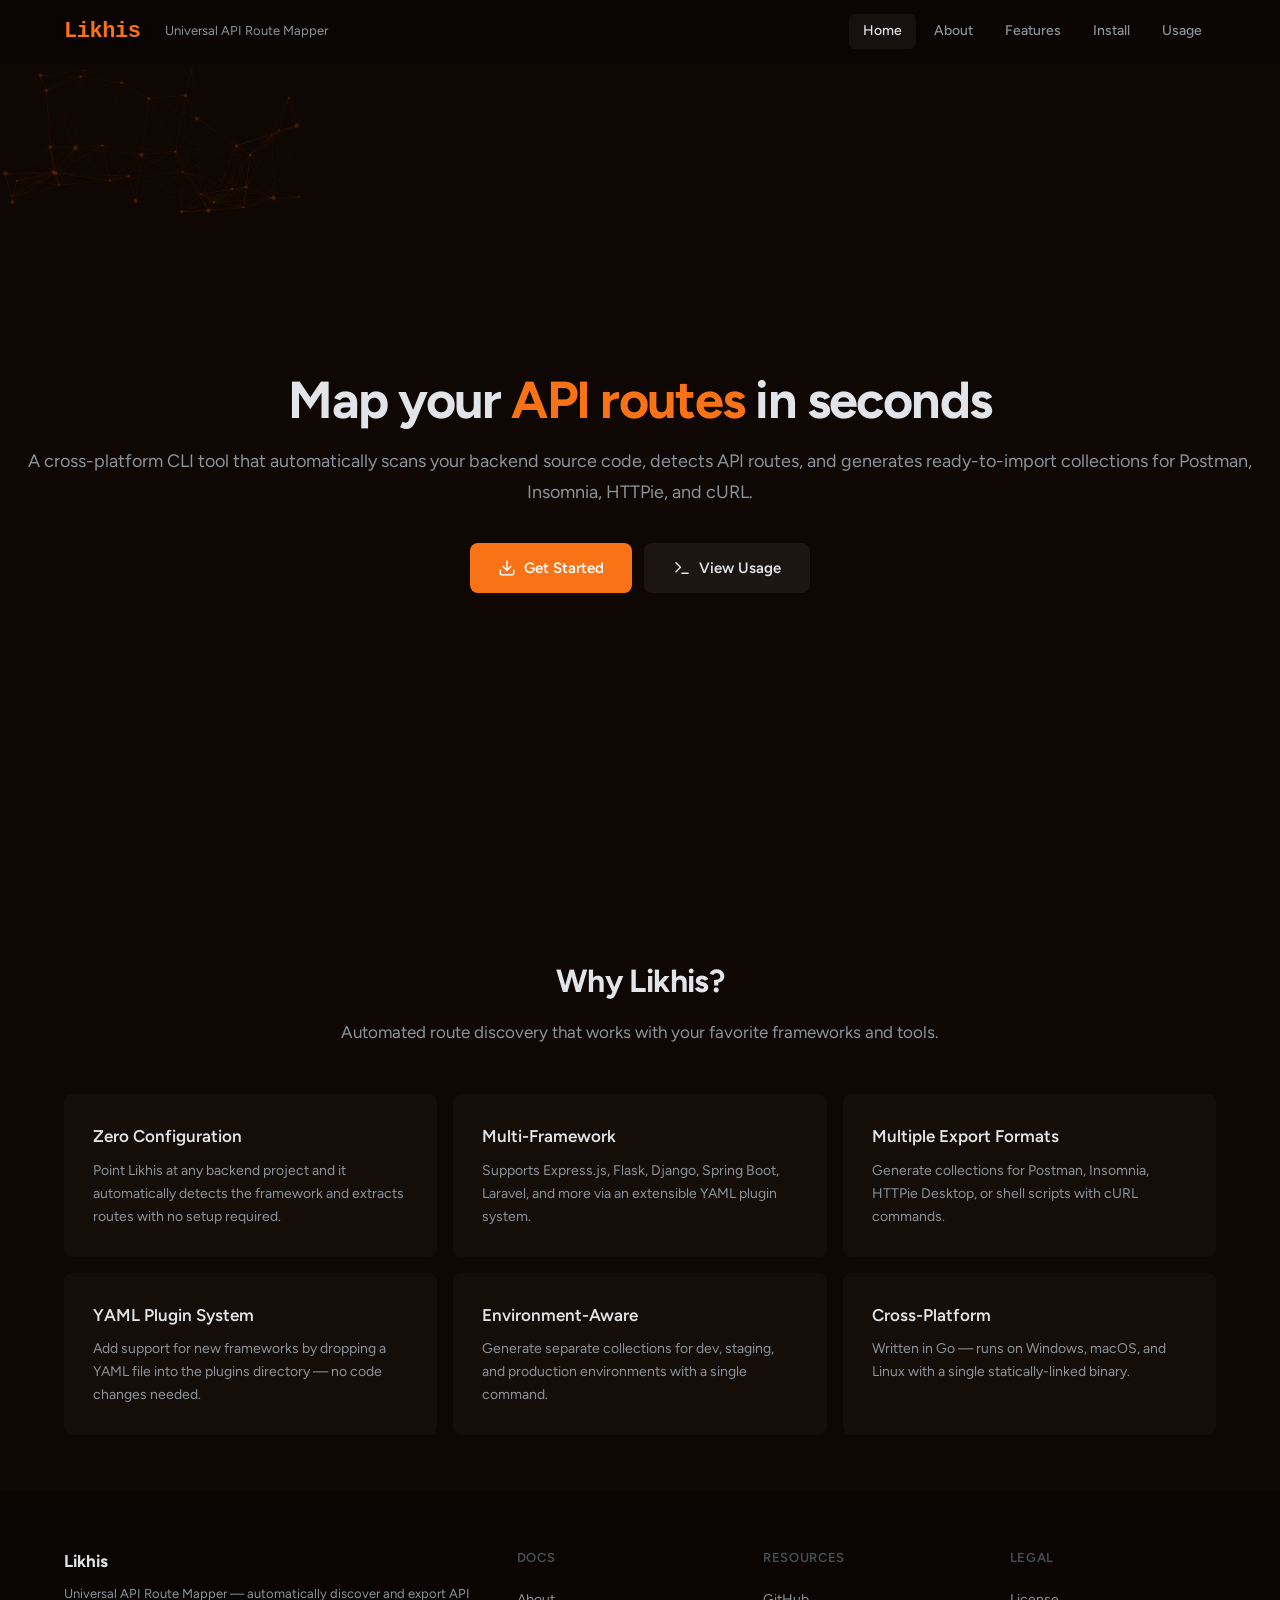
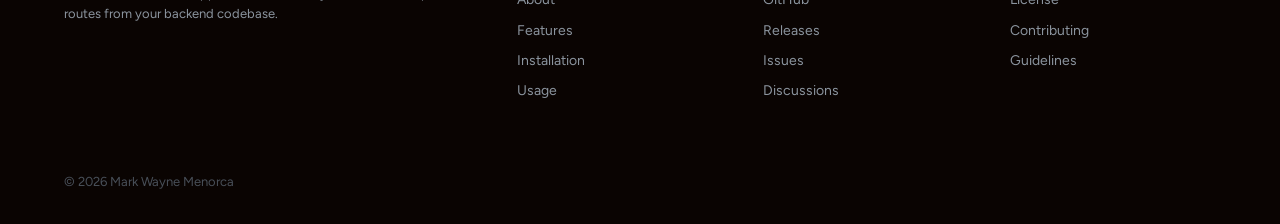
<file: docs/index.html>
<!DOCTYPE html>
<html lang="en">
<head>
  <meta charset="UTF-8">
  <meta name="viewport" content="width=device-width, initial-scale=1.0">
  <meta name="description" content="Likhis - Universal API Route Mapper. Cross-platform CLI tool for automated API route discovery and export.">
  <title>Likhis - Universal API Route Mapper</title>
  <link rel="preconnect" href="https://fonts.googleapis.com">
  <link rel="preconnect" href="https://fonts.gstatic.com" crossorigin>
  <link href="https://fonts.googleapis.com/css2?family=Figtree:wght@400;500;600;700&display=swap" rel="stylesheet">
  <link rel="stylesheet" href="css/style.css">
</head>
<body>

  <!-- Header -->
  <header class="header">
    <div class="container">
      <a href="index.html" class="header-logo">
        Likhis
      </a>
      <span class="header-tagline">Universal API Route Mapper</span>
      <nav class="header-nav" aria-label="Main navigation">
        <a href="index.html" class="active">Home</a>
        <a href="about.html">About</a>
        <a href="features.html">Features</a>
        <a href="installation.html">Install</a>
        <a href="usage.html">Usage</a>
      </nav>
      <button class="hamburger" aria-label="Open navigation menu" onclick="openDrawer()">
        <svg width="24" height="24" viewBox="0 0 24 24" fill="none" stroke="currentColor" stroke-width="2" stroke-linecap="round">
          <line x1="4" y1="6" x2="20" y2="6"/>
          <line x1="4" y1="12" x2="20" y2="12"/>
          <line x1="4" y1="18" x2="20" y2="18"/>
        </svg>
      </button>
    </div>
  </header>

  <!-- Mobile Drawer -->
  <div class="drawer-overlay" id="drawerOverlay" onclick="closeDrawer()"></div>
  <div class="drawer" id="drawer">
    <div class="drawer-header">
      <span style="font-weight:600;font-size:1.0625rem;">Likhis</span>
      <button class="drawer-close" aria-label="Close navigation menu" onclick="closeDrawer()">
        <svg width="20" height="20" viewBox="0 0 24 24" fill="none" stroke="currentColor" stroke-width="2" stroke-linecap="round">
          <line x1="18" y1="6" x2="6" y2="18"/>
          <line x1="6" y1="6" x2="18" y2="18"/>
        </svg>
      </button>
    </div>
    <a href="index.html" class="active" onclick="closeDrawer()">Home</a>
    <a href="about.html" onclick="closeDrawer()">About</a>
    <a href="features.html" onclick="closeDrawer()">Features</a>
    <a href="installation.html" onclick="closeDrawer()">Install</a>
    <a href="usage.html" onclick="closeDrawer()">Usage</a>
  </div>

  <!-- Hero -->
  <section class="hero">
    <canvas class="hero-canvas" id="heroCanvas"></canvas>
    <div class="hero-content">
      <h1>Map your <span>API routes</span> in seconds</h1>
      <p class="hero-subtitle">
        A cross-platform CLI tool that automatically scans your backend source code, detects API routes, and generates ready-to-import collections for Postman, Insomnia, HTTPie, and cURL.
      </p>
      <div class="hero-actions">
        <a href="installation.html" class="btn btn-primary">
          <svg width="18" height="18" viewBox="0 0 24 24" fill="none" stroke="currentColor" stroke-width="2" stroke-linecap="round" stroke-linejoin="round"><path d="M21 15v4a2 2 0 01-2 2H5a2 2 0 01-2-2v-4"/><polyline points="7 10 12 15 17 10"/><line x1="12" y1="15" x2="12" y2="3"/></svg>
          Get Started
        </a>
        <a href="usage.html" class="btn btn-secondary">
          <svg width="18" height="18" viewBox="0 0 24 24" fill="none" stroke="currentColor" stroke-width="2" stroke-linecap="round" stroke-linejoin="round"><polyline points="4 17 10 11 4 5"/><line x1="12" y1="19" x2="20" y2="19"/></svg>
          View Usage
        </a>
      </div>
    </div>
  </section>

  <!-- Feature summary -->
  <section class="section">
    <div class="container">
      <div class="section-header">
        <h2>Why Likhis?</h2>
        <p>Automated route discovery that works with your favorite frameworks and tools.</p>
      </div>
      <div class="feature-grid">
        <div class="feature-card">
          <h3>Zero Configuration</h3>
          <p>Point Likhis at any backend project and it automatically detects the framework and extracts routes with no setup required.</p>
        </div>
        <div class="feature-card">
          <h3>Multi-Framework</h3>
          <p>Supports Express.js, Flask, Django, Spring Boot, Laravel, and more via an extensible YAML plugin system.</p>
        </div>
        <div class="feature-card">
          <h3>Multiple Export Formats</h3>
          <p>Generate collections for Postman, Insomnia, HTTPie Desktop, or shell scripts with cURL commands.</p>
        </div>
        <div class="feature-card">
          <h3>YAML Plugin System</h3>
          <p>Add support for new frameworks by dropping a YAML file into the plugins directory — no code changes needed.</p>
        </div>
        <div class="feature-card">
          <h3>Environment-Aware</h3>
          <p>Generate separate collections for dev, staging, and production environments with a single command.</p>
        </div>
        <div class="feature-card">
          <h3>Cross-Platform</h3>
          <p>Written in Go — runs on Windows, macOS, and Linux with a single statically-linked binary.</p>
        </div>
      </div>
    </div>
  </section>

  <!-- Footer -->
  <footer class="footer">
    <div class="container">
      <div class="footer-grid">
        <div class="footer-brand">
          <h3>Likhis</h3>
          <p>Universal API Route Mapper — automatically discover and export API routes from your backend codebase.</p>
        </div>
        <div class="footer-col">
          <h4>Docs</h4>
          <a href="about.html">About</a>
          <a href="features.html">Features</a>
          <a href="installation.html">Installation</a>
          <a href="usage.html">Usage</a>
        </div>
        <div class="footer-col">
          <h4>Resources</h4>
          <a href="https://github.com/marcuwynu23/likhis">GitHub</a>
          <a href="https://github.com/marcuwynu23/likhis/releases">Releases</a>
          <a href="https://github.com/marcuwynu23/likhis/issues">Issues</a>
          <a href="https://github.com/marcuwynu23/likhis/discussions">Discussions</a>
        </div>
        <div class="footer-col">
          <h4>Legal</h4>
          <a href="https://github.com/marcuwynu23/likhis/blob/main/LICENSE">License</a>
          <a href="CONTRIBUTING.md">Contributing</a>
          <a href="GUIDELINES.md">Guidelines</a>
        </div>
      </div>
      <div class="footer-bottom">
        <span>&copy; 2026 Mark Wayne Menorca</span>

      </div>
    </div>
  </footer>

  <script>
    function openDrawer() {
      document.getElementById('drawer').classList.add('open');
      document.getElementById('drawerOverlay').classList.add('open');
      document.body.classList.add('drawer-open');
    }
    function closeDrawer() {
      document.getElementById('drawer').classList.remove('open');
      document.getElementById('drawerOverlay').classList.remove('open');
      document.body.classList.remove('drawer-open');
    }
    // Hero canvas animation
    (function() {
      var canvas = document.getElementById('heroCanvas');
      if (!canvas) return;
      var ctx = canvas.getContext('2d');
      var w, h, particles = [];
      var COUNT = 40;
      function resize() {
        w = canvas.width = canvas.offsetWidth;
        h = canvas.height = canvas.offsetHeight;
      }
      function init() {
        particles = [];
        for (var i = 0; i < COUNT; i++) {
          particles.push({
            x: Math.random() * w,
            y: Math.random() * h,
            vx: (Math.random() - 0.5) * 0.4,
            vy: (Math.random() - 0.5) * 0.4,
            r: Math.random() * 2 + 0.5
          });
        }
      }
      function draw() {
        ctx.clearRect(0, 0, w, h);
        for (var i = 0; i < particles.length; i++) {
          var p = particles[i];
          p.x += p.vx;
          p.y += p.vy;
          if (p.x < 0) p.x = w;
          if (p.x > w) p.x = 0;
          if (p.y < 0) p.y = h;
          if (p.y > h) p.y = 0;
          ctx.beginPath();
          ctx.arc(p.x, p.y, p.r, 0, Math.PI * 2);
          ctx.fillStyle = 'rgba(249, 115, 22, 0.15)';
          ctx.fill();
          for (var j = i + 1; j < particles.length; j++) {
            var q = particles[j];
            var dx = p.x - q.x;
            var dy = p.y - q.y;
            var dist = Math.sqrt(dx * dx + dy * dy);
            if (dist < 120) {
              ctx.beginPath();
              ctx.moveTo(p.x, p.y);
              ctx.lineTo(q.x, q.y);
              ctx.strokeStyle = 'rgba(249, 115, 22, ' + (0.06 * (1 - dist / 120)) + ')';
              ctx.stroke();
            }
          }
        }
        requestAnimationFrame(draw);
      }
      resize();
      init();
      draw();
      window.addEventListener('resize', function() { resize(); init(); });
    })();
  </script>

</body>
</html>
</file>
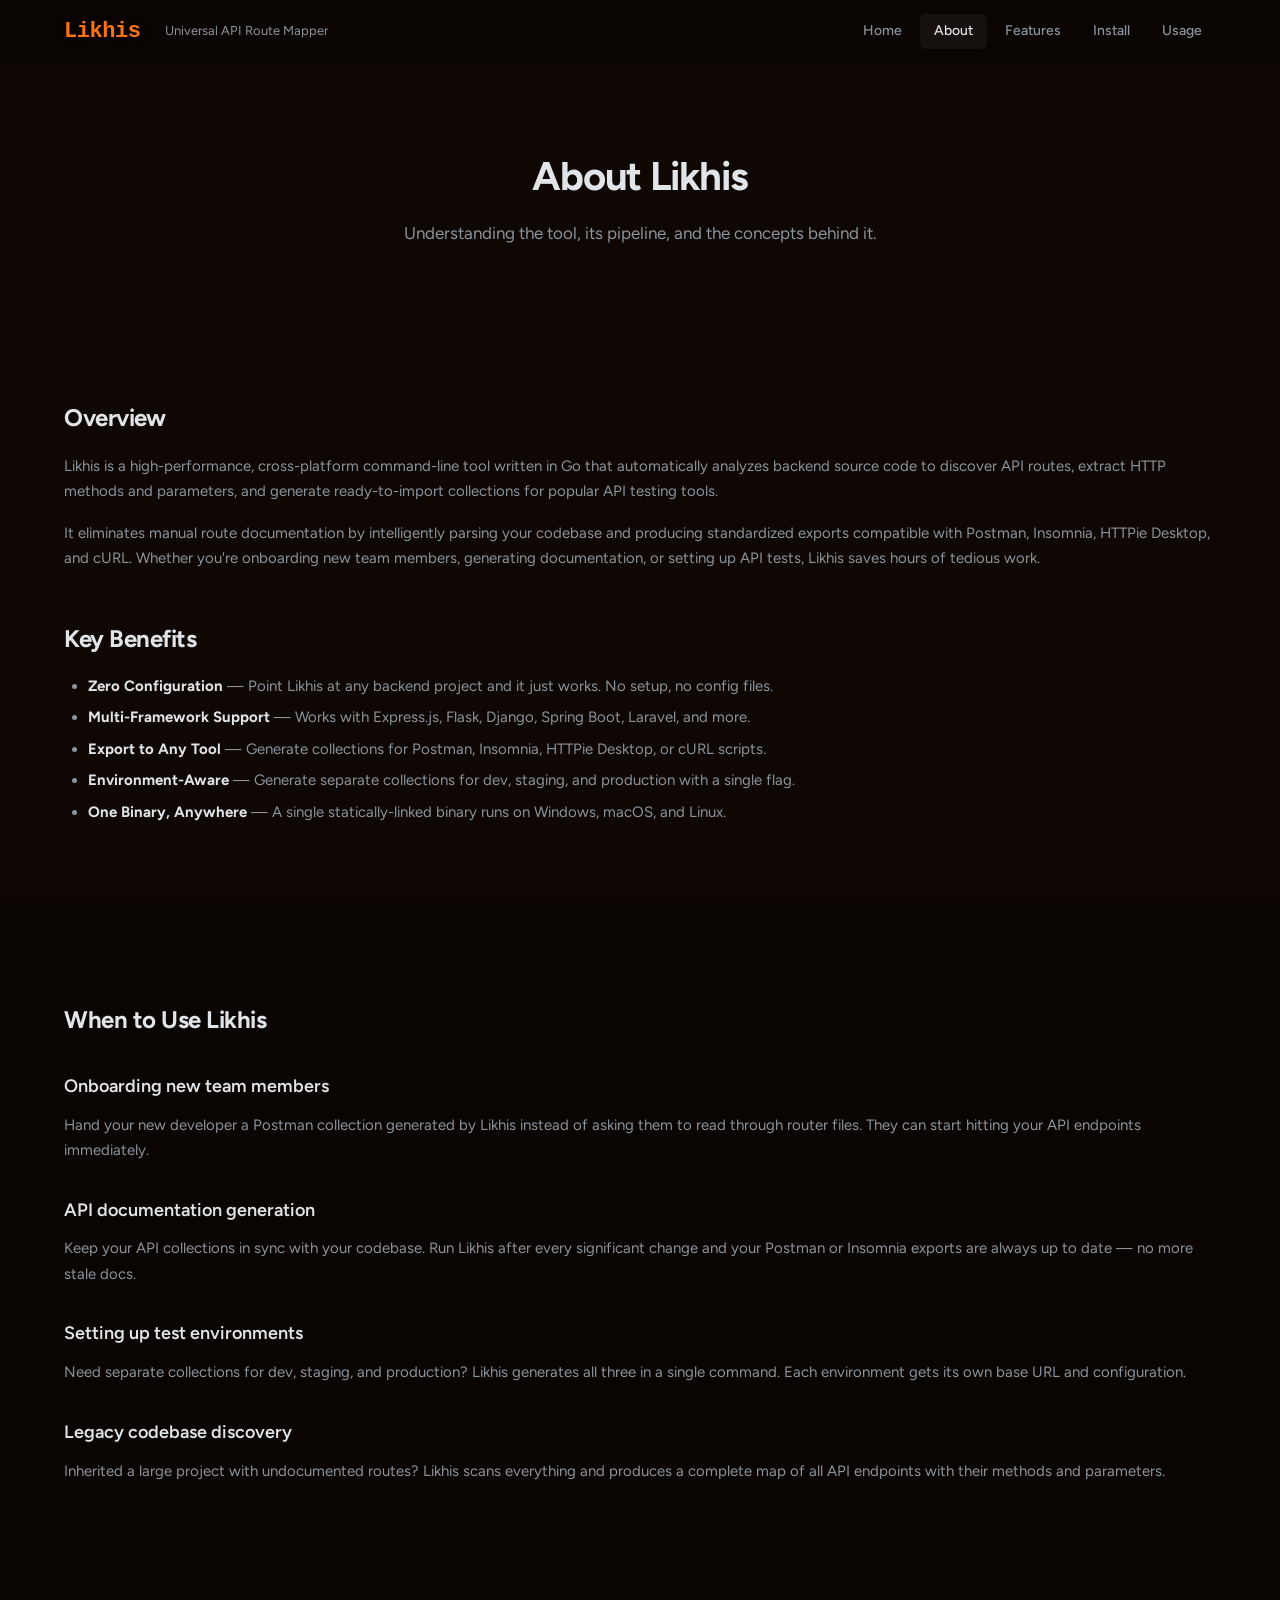
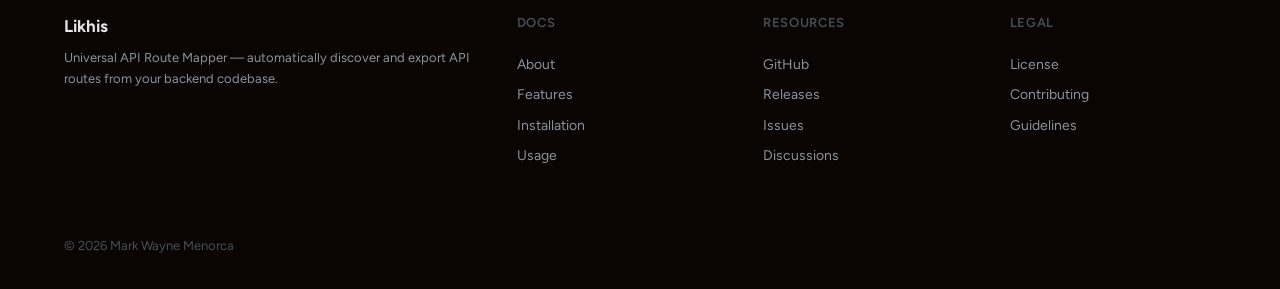
<file: docs/about.html>
<!DOCTYPE html>
<html lang="en">
<head>
  <meta charset="UTF-8">
  <meta name="viewport" content="width=device-width, initial-scale=1.0">
  <meta name="description" content="Learn about Likhis — the cross-platform CLI tool for automated API route discovery and export.">
  <title>About - Likhis</title>
  <link rel="preconnect" href="https://fonts.googleapis.com">
  <link rel="preconnect" href="https://fonts.gstatic.com" crossorigin>
  <link href="https://fonts.googleapis.com/css2?family=Figtree:wght@400;500;600;700&display=swap" rel="stylesheet">
  <link rel="stylesheet" href="css/style.css">
</head>
<body>

  <!-- Header -->
  <header class="header">
    <div class="container">
      <a href="index.html" class="header-logo">
        Likhis
      </a>
      <span class="header-tagline">Universal API Route Mapper</span>
      <nav class="header-nav" aria-label="Main navigation">
        <a href="index.html">Home</a>
        <a href="about.html" class="active">About</a>
        <a href="features.html">Features</a>
        <a href="installation.html">Install</a>
        <a href="usage.html">Usage</a>
      </nav>
      <button class="hamburger" aria-label="Open navigation menu" onclick="openDrawer()">
        <svg width="24" height="24" viewBox="0 0 24 24" fill="none" stroke="currentColor" stroke-width="2" stroke-linecap="round">
          <line x1="4" y1="6" x2="20" y2="6"/>
          <line x1="4" y1="12" x2="20" y2="12"/>
          <line x1="4" y1="18" x2="20" y2="18"/>
        </svg>
      </button>
    </div>
  </header>

  <!-- Drawer -->
  <div class="drawer-overlay" id="drawerOverlay" onclick="closeDrawer()"></div>
  <div class="drawer" id="drawer">
    <div class="drawer-header">
      <span style="font-weight:600;font-size:1.0625rem;">Likhis</span>
      <button class="drawer-close" aria-label="Close navigation menu" onclick="closeDrawer()">
        <svg width="20" height="20" viewBox="0 0 24 24" fill="none" stroke="currentColor" stroke-width="2" stroke-linecap="round">
          <line x1="18" y1="6" x2="6" y2="18"/>
          <line x1="6" y1="6" x2="18" y2="18"/>
        </svg>
      </button>
    </div>
    <a href="index.html" onclick="closeDrawer()">Home</a>
    <a href="about.html" class="active" onclick="closeDrawer()">About</a>
    <a href="features.html" onclick="closeDrawer()">Features</a>
    <a href="installation.html" onclick="closeDrawer()">Install</a>
    <a href="usage.html" onclick="closeDrawer()">Usage</a>
  </div>

  <!-- Page Header -->
  <div class="page-header">
    <div class="container">
      <h1>About Likhis</h1>
      <p>Understanding the tool, its pipeline, and the concepts behind it.</p>
    </div>
  </div>

  <!-- Overview -->
  <section class="content-section">
    <div class="container prose">
      <h2>Overview</h2>
      <p>
        Likhis is a high-performance, cross-platform command-line tool written in Go that automatically analyzes backend source code to discover API routes, extract HTTP methods and parameters, and generate ready-to-import collections for popular API testing tools.
      </p>
      <p>
        It eliminates manual route documentation by intelligently parsing your codebase and producing standardized exports compatible with Postman, Insomnia, HTTPie Desktop, and cURL. Whether you're onboarding new team members, generating documentation, or setting up API tests, Likhis saves hours of tedious work.
      </p>

      <h2>Key Benefits</h2>
      <ul>
        <li><strong>Zero Configuration</strong> — Point Likhis at any backend project and it just works. No setup, no config files.</li>
        <li><strong>Multi-Framework Support</strong> — Works with Express.js, Flask, Django, Spring Boot, Laravel, and more.</li>
        <li><strong>Export to Any Tool</strong> — Generate collections for Postman, Insomnia, HTTPie Desktop, or cURL scripts.</li>
        <li><strong>Environment-Aware</strong> — Generate separate collections for dev, staging, and production with a single flag.</li>
        <li><strong>One Binary, Anywhere</strong> — A single statically-linked binary runs on Windows, macOS, and Linux.</li>
      </ul>
    </div>
  </section>

  <!-- When to Use -->
  <section class="content-section">
    <div class="container prose">
      <h2>When to Use Likhis</h2>

      <h3>Onboarding new team members</h3>
      <p>
        Hand your new developer a Postman collection generated by Likhis instead of asking them to read through router files. They can start hitting your API endpoints immediately.
      </p>

      <h3>API documentation generation</h3>
      <p>
        Keep your API collections in sync with your codebase. Run Likhis after every significant change and your Postman or Insomnia exports are always up to date — no more stale docs.
      </p>

      <h3>Setting up test environments</h3>
      <p>
        Need separate collections for dev, staging, and production? Likhis generates all three in a single command. Each environment gets its own base URL and configuration.
      </p>

      <h3>Legacy codebase discovery</h3>
      <p>
        Inherited a large project with undocumented routes? Likhis scans everything and produces a complete map of all API endpoints with their methods and parameters.
      </p>
    </div>
  </section>



  <!-- Footer -->
  <footer class="footer">
    <div class="container">
      <div class="footer-grid">
        <div class="footer-brand">
          <h3>Likhis</h3>
          <p>Universal API Route Mapper — automatically discover and export API routes from your backend codebase.</p>
        </div>
        <div class="footer-col">
          <h4>Docs</h4>
          <a href="about.html">About</a>
          <a href="features.html">Features</a>
          <a href="installation.html">Installation</a>
          <a href="usage.html">Usage</a>
        </div>
        <div class="footer-col">
          <h4>Resources</h4>
          <a href="https://github.com/marcuwynu23/likhis">GitHub</a>
          <a href="https://github.com/marcuwynu23/likhis/releases">Releases</a>
          <a href="https://github.com/marcuwynu23/likhis/issues">Issues</a>
          <a href="https://github.com/marcuwynu23/likhis/discussions">Discussions</a>
        </div>
        <div class="footer-col">
          <h4>Legal</h4>
          <a href="https://github.com/marcuwynu23/likhis/blob/main/LICENSE">License</a>
          <a href="CONTRIBUTING.md">Contributing</a>
          <a href="GUIDELINES.md">Guidelines</a>
        </div>
      </div>
      <div class="footer-bottom">
        <span>&copy; 2026 Mark Wayne Menorca</span>

      </div>
    </div>
  </footer>

  <script>
    function openDrawer() {
      document.getElementById('drawer').classList.add('open');
      document.getElementById('drawerOverlay').classList.add('open');
      document.body.classList.add('drawer-open');
    }
    function closeDrawer() {
      document.getElementById('drawer').classList.remove('open');
      document.getElementById('drawerOverlay').classList.remove('open');
      document.body.classList.remove('drawer-open');
    }
  </script>

</body>
</html>
</file>
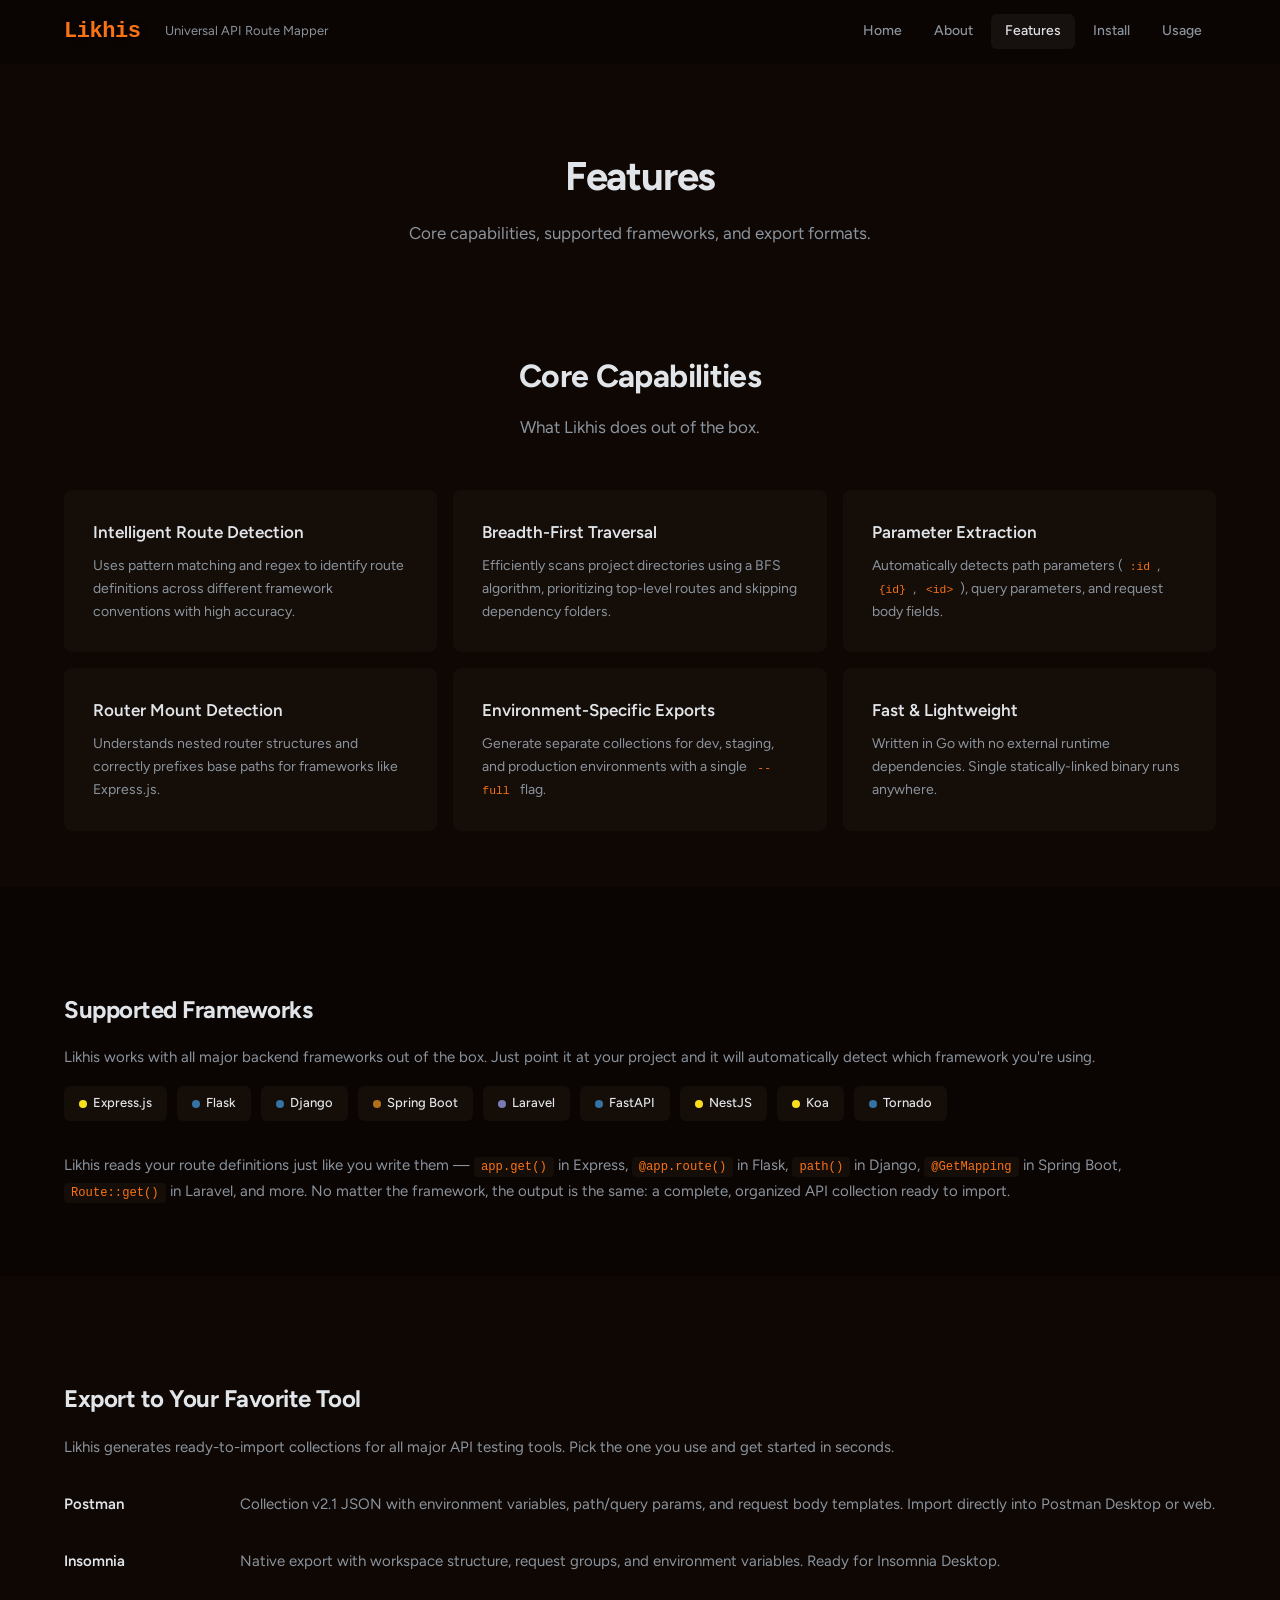
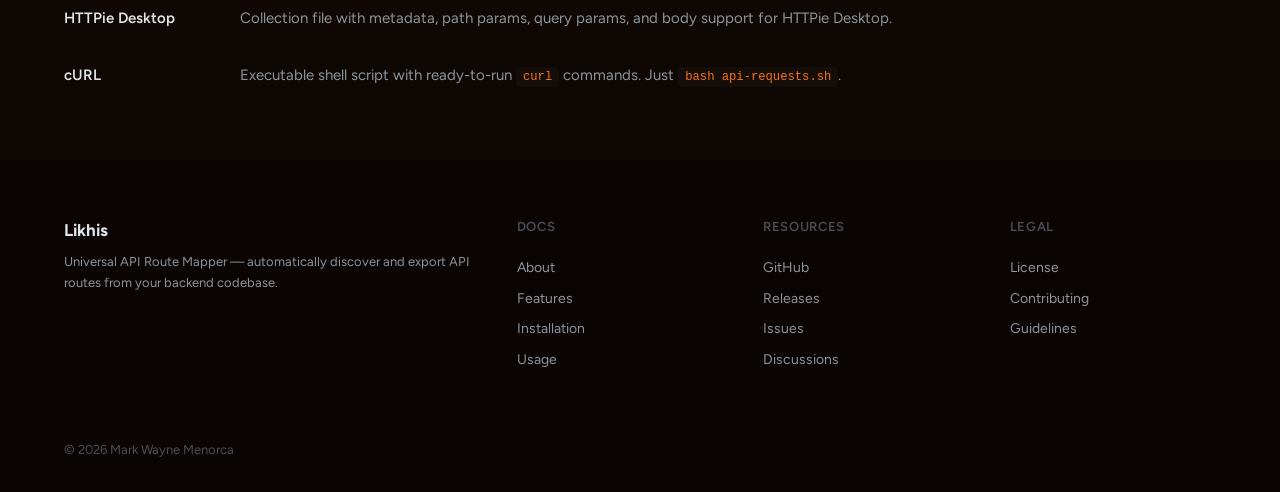
<file: docs/features.html>
<!DOCTYPE html>
<html lang="en">
<head>
  <meta charset="UTF-8">
  <meta name="viewport" content="width=device-width, initial-scale=1.0">
  <meta name="description" content="Explore all features of Likhis — route detection, framework support, export formats, and plugin system.">
  <title>Features - Likhis</title>
  <link rel="preconnect" href="https://fonts.googleapis.com">
  <link rel="preconnect" href="https://fonts.gstatic.com" crossorigin>
  <link href="https://fonts.googleapis.com/css2?family=Figtree:wght@400;500;600;700&display=swap" rel="stylesheet">
  <link rel="stylesheet" href="css/style.css">
</head>
<body>

  <!-- Header -->
  <header class="header">
    <div class="container">
      <a href="index.html" class="header-logo">
        Likhis
      </a>
      <span class="header-tagline">Universal API Route Mapper</span>
      <nav class="header-nav" aria-label="Main navigation">
        <a href="index.html">Home</a>
        <a href="about.html">About</a>
        <a href="features.html" class="active">Features</a>
        <a href="installation.html">Install</a>
        <a href="usage.html">Usage</a>
      </nav>
      <button class="hamburger" aria-label="Open navigation menu" onclick="openDrawer()">
        <svg width="24" height="24" viewBox="0 0 24 24" fill="none" stroke="currentColor" stroke-width="2" stroke-linecap="round">
          <line x1="4" y1="6" x2="20" y2="6"/>
          <line x1="4" y1="12" x2="20" y2="12"/>
          <line x1="4" y1="18" x2="20" y2="18"/>
        </svg>
      </button>
    </div>
  </header>

  <!-- Drawer -->
  <div class="drawer-overlay" id="drawerOverlay" onclick="closeDrawer()"></div>
  <div class="drawer" id="drawer">
    <div class="drawer-header">
      <span style="font-weight:600;font-size:1.0625rem;">Likhis</span>
      <button class="drawer-close" aria-label="Close navigation menu" onclick="closeDrawer()">
        <svg width="20" height="20" viewBox="0 0 24 24" fill="none" stroke="currentColor" stroke-width="2" stroke-linecap="round">
          <line x1="18" y1="6" x2="6" y2="18"/>
          <line x1="6" y1="6" x2="18" y2="18"/>
        </svg>
      </button>
    </div>
    <a href="index.html" onclick="closeDrawer()">Home</a>
    <a href="about.html" onclick="closeDrawer()">About</a>
    <a href="features.html" class="active" onclick="closeDrawer()">Features</a>
    <a href="installation.html" onclick="closeDrawer()">Install</a>
    <a href="usage.html" onclick="closeDrawer()">Usage</a>
  </div>

  <!-- Page Header -->
  <div class="page-header">
    <div class="container">
      <h1>Features</h1>
      <p>Core capabilities, supported frameworks, and export formats.</p>
    </div>
  </div>

  <!-- Core Features Grid -->
  <section class="content-section">
    <div class="container">
      <div class="section-header">
        <h2>Core Capabilities</h2>
        <p>What Likhis does out of the box.</p>
      </div>
      <div class="feature-grid">
        <div class="feature-card">
          <h3>Intelligent Route Detection</h3>
          <p>Uses pattern matching and regex to identify route definitions across different framework conventions with high accuracy.</p>
        </div>
        <div class="feature-card">
          <h3>Breadth-First Traversal</h3>
          <p>Efficiently scans project directories using a BFS algorithm, prioritizing top-level routes and skipping dependency folders.</p>
        </div>
        <div class="feature-card">
          <h3>Parameter Extraction</h3>
          <p>Automatically detects path parameters (<code class="inline-code">:id</code>, <code class="inline-code">{id}</code>, <code class="inline-code">&lt;id&gt;</code>), query parameters, and request body fields.</p>
        </div>
        <div class="feature-card">
          <h3>Router Mount Detection</h3>
          <p>Understands nested router structures and correctly prefixes base paths for frameworks like Express.js.</p>
        </div>
        <div class="feature-card">
          <h3>Environment-Specific Exports</h3>
          <p>Generate separate collections for dev, staging, and production environments with a single <code class="inline-code">--full</code> flag.</p>
        </div>
        <div class="feature-card">
          <h3>Fast &amp; Lightweight</h3>
          <p>Written in Go with no external runtime dependencies. Single statically-linked binary runs anywhere.</p>
        </div>
      </div>
    </div>
  </section>

  <!-- Supported Frameworks -->
  <section class="content-section">
    <div class="container prose">
      <h2>Supported Frameworks</h2>
      <p>
        Likhis works with all major backend frameworks out of the box. Just point it at your project and it will automatically detect which framework you're using.
      </p>

      <div class="badge-grid" style="margin-bottom:32px;">
        <span class="badge"><span class="badge-dot js"></span> Express.js</span>
        <span class="badge"><span class="badge-dot py"></span> Flask</span>
        <span class="badge"><span class="badge-dot py"></span> Django</span>
        <span class="badge"><span class="badge-dot java"></span> Spring Boot</span>
        <span class="badge"><span class="badge-dot php"></span> Laravel</span>
        <span class="badge"><span class="badge-dot py"></span> FastAPI</span>
        <span class="badge"><span class="badge-dot js"></span> NestJS</span>
        <span class="badge"><span class="badge-dot js"></span> Koa</span>
        <span class="badge"><span class="badge-dot py"></span> Tornado</span>
      </div>

      <p>
        Likhis reads your route definitions just like you write them — <code class="inline-code">app.get()</code> in Express, <code class="inline-code">@app.route()</code> in Flask, <code class="inline-code">path()</code> in Django, <code class="inline-code">@GetMapping</code> in Spring Boot, <code class="inline-code">Route::get()</code> in Laravel, and more. No matter the framework, the output is the same: a complete, organized API collection ready to import.
      </p>
    </div>
  </section>

  <!-- Export Formats -->
  <section class="content-section">
    <div class="container prose">
      <h2>Export to Your Favorite Tool</h2>
      <p>
        Likhis generates ready-to-import collections for all major API testing tools. Pick the one you use and get started in seconds.
      </p>
      <div class="desc-list">
        <div class="desc-list-item">
          <span class="desc-list-label">Postman</span>
          <span class="desc-list-value">Collection v2.1 JSON with environment variables, path/query params, and request body templates. Import directly into Postman Desktop or web.</span>
        </div>
        <div class="desc-list-item">
          <span class="desc-list-label">Insomnia</span>
          <span class="desc-list-value">Native export with workspace structure, request groups, and environment variables. Ready for Insomnia Desktop.</span>
        </div>
        <div class="desc-list-item">
          <span class="desc-list-label">HTTPie Desktop</span>
          <span class="desc-list-value">Collection file with metadata, path params, query params, and body support for HTTPie Desktop.</span>
        </div>
        <div class="desc-list-item">
          <span class="desc-list-label">cURL</span>
          <span class="desc-list-value">Executable shell script with ready-to-run <code class="inline-code">curl</code> commands. Just <code class="inline-code">bash api-requests.sh</code>.</span>
        </div>
      </div>
    </div>
  </section>

  <!-- Footer -->
  <footer class="footer">
    <div class="container">
      <div class="footer-grid">
        <div class="footer-brand">
          <h3>Likhis</h3>
          <p>Universal API Route Mapper — automatically discover and export API routes from your backend codebase.</p>
        </div>
        <div class="footer-col">
          <h4>Docs</h4>
          <a href="about.html">About</a>
          <a href="features.html">Features</a>
          <a href="installation.html">Installation</a>
          <a href="usage.html">Usage</a>
        </div>
        <div class="footer-col">
          <h4>Resources</h4>
          <a href="https://github.com/marcuwynu23/likhis">GitHub</a>
          <a href="https://github.com/marcuwynu23/likhis/releases">Releases</a>
          <a href="https://github.com/marcuwynu23/likhis/issues">Issues</a>
          <a href="https://github.com/marcuwynu23/likhis/discussions">Discussions</a>
        </div>
        <div class="footer-col">
          <h4>Legal</h4>
          <a href="https://github.com/marcuwynu23/likhis/blob/main/LICENSE">License</a>
          <a href="CONTRIBUTING.md">Contributing</a>
          <a href="GUIDELINES.md">Guidelines</a>
        </div>
      </div>
      <div class="footer-bottom">
        <span>&copy; 2026 Mark Wayne Menorca</span>

      </div>
    </div>
  </footer>

  <script>
    function openDrawer() {
      document.getElementById('drawer').classList.add('open');
      document.getElementById('drawerOverlay').classList.add('open');
      document.body.classList.add('drawer-open');
    }
    function closeDrawer() {
      document.getElementById('drawer').classList.remove('open');
      document.getElementById('drawerOverlay').classList.remove('open');
      document.body.classList.remove('drawer-open');
    }
  </script>

</body>
</html>
</file>
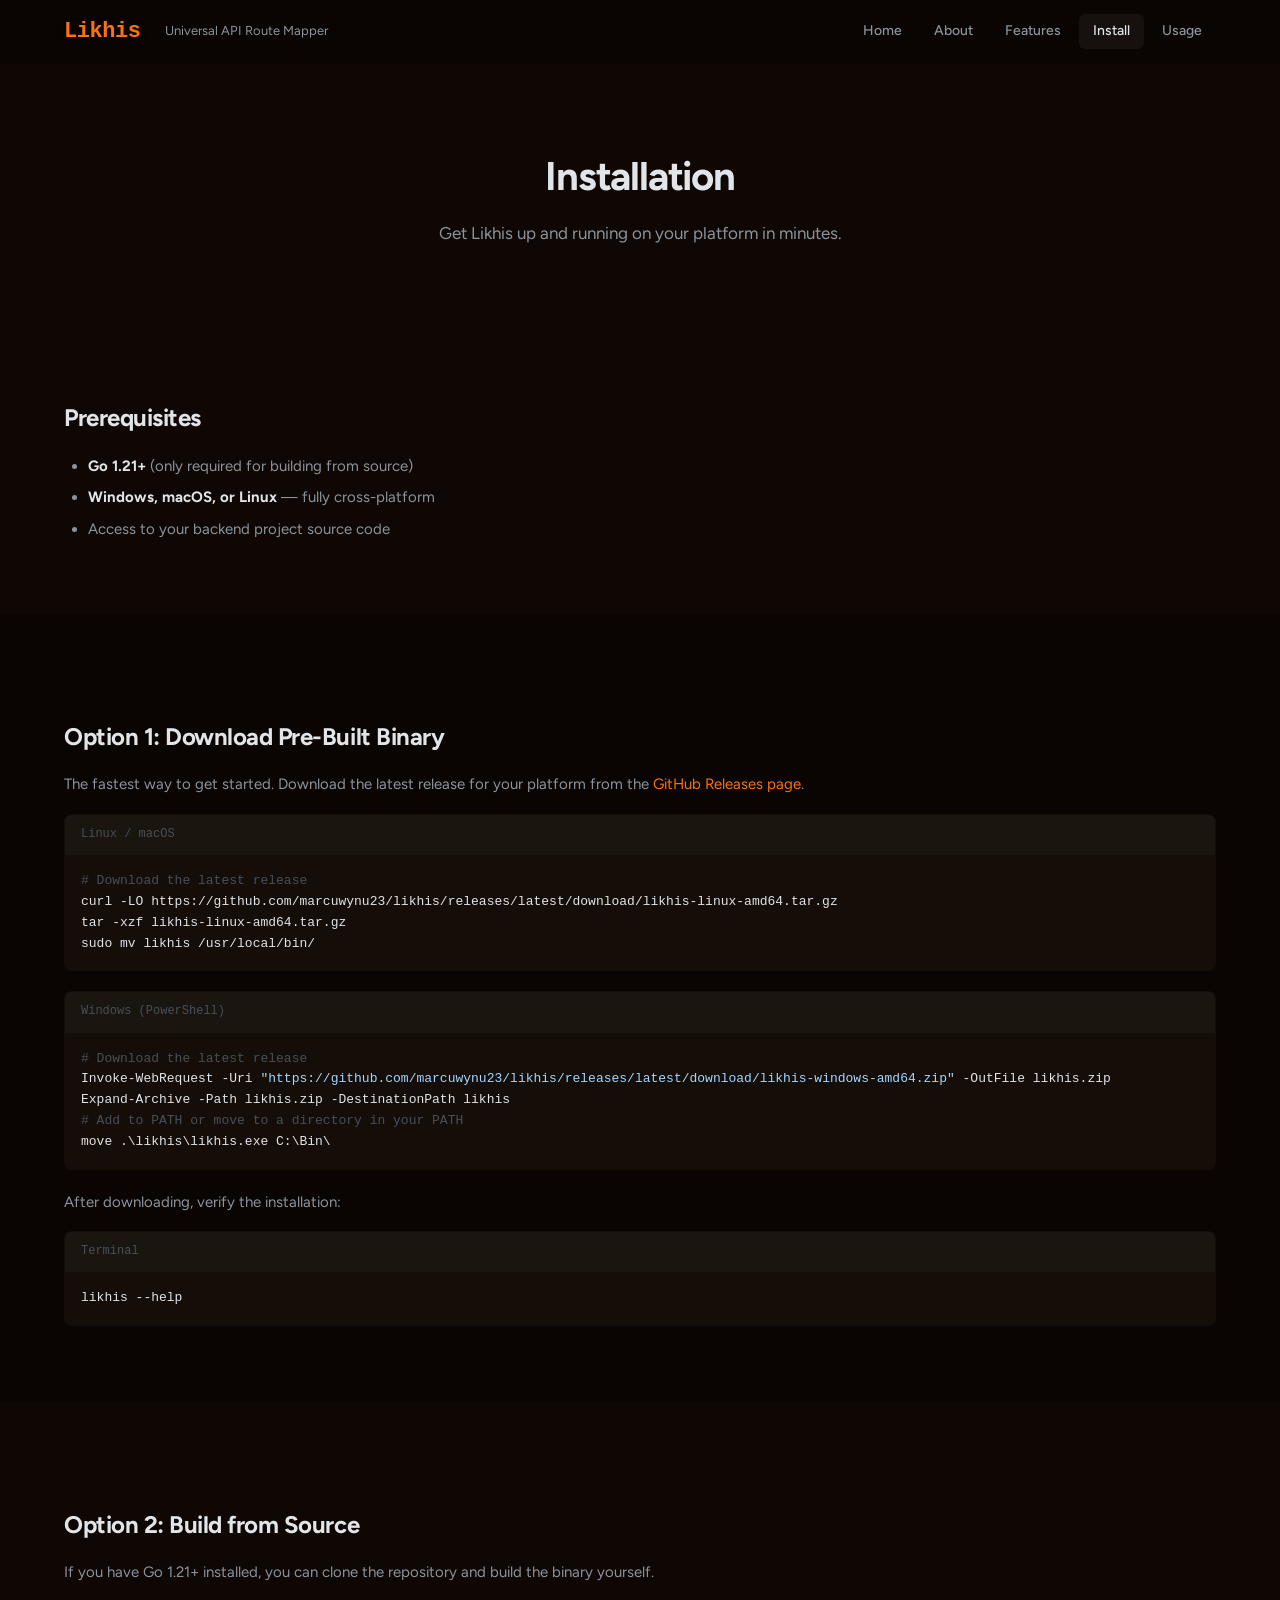
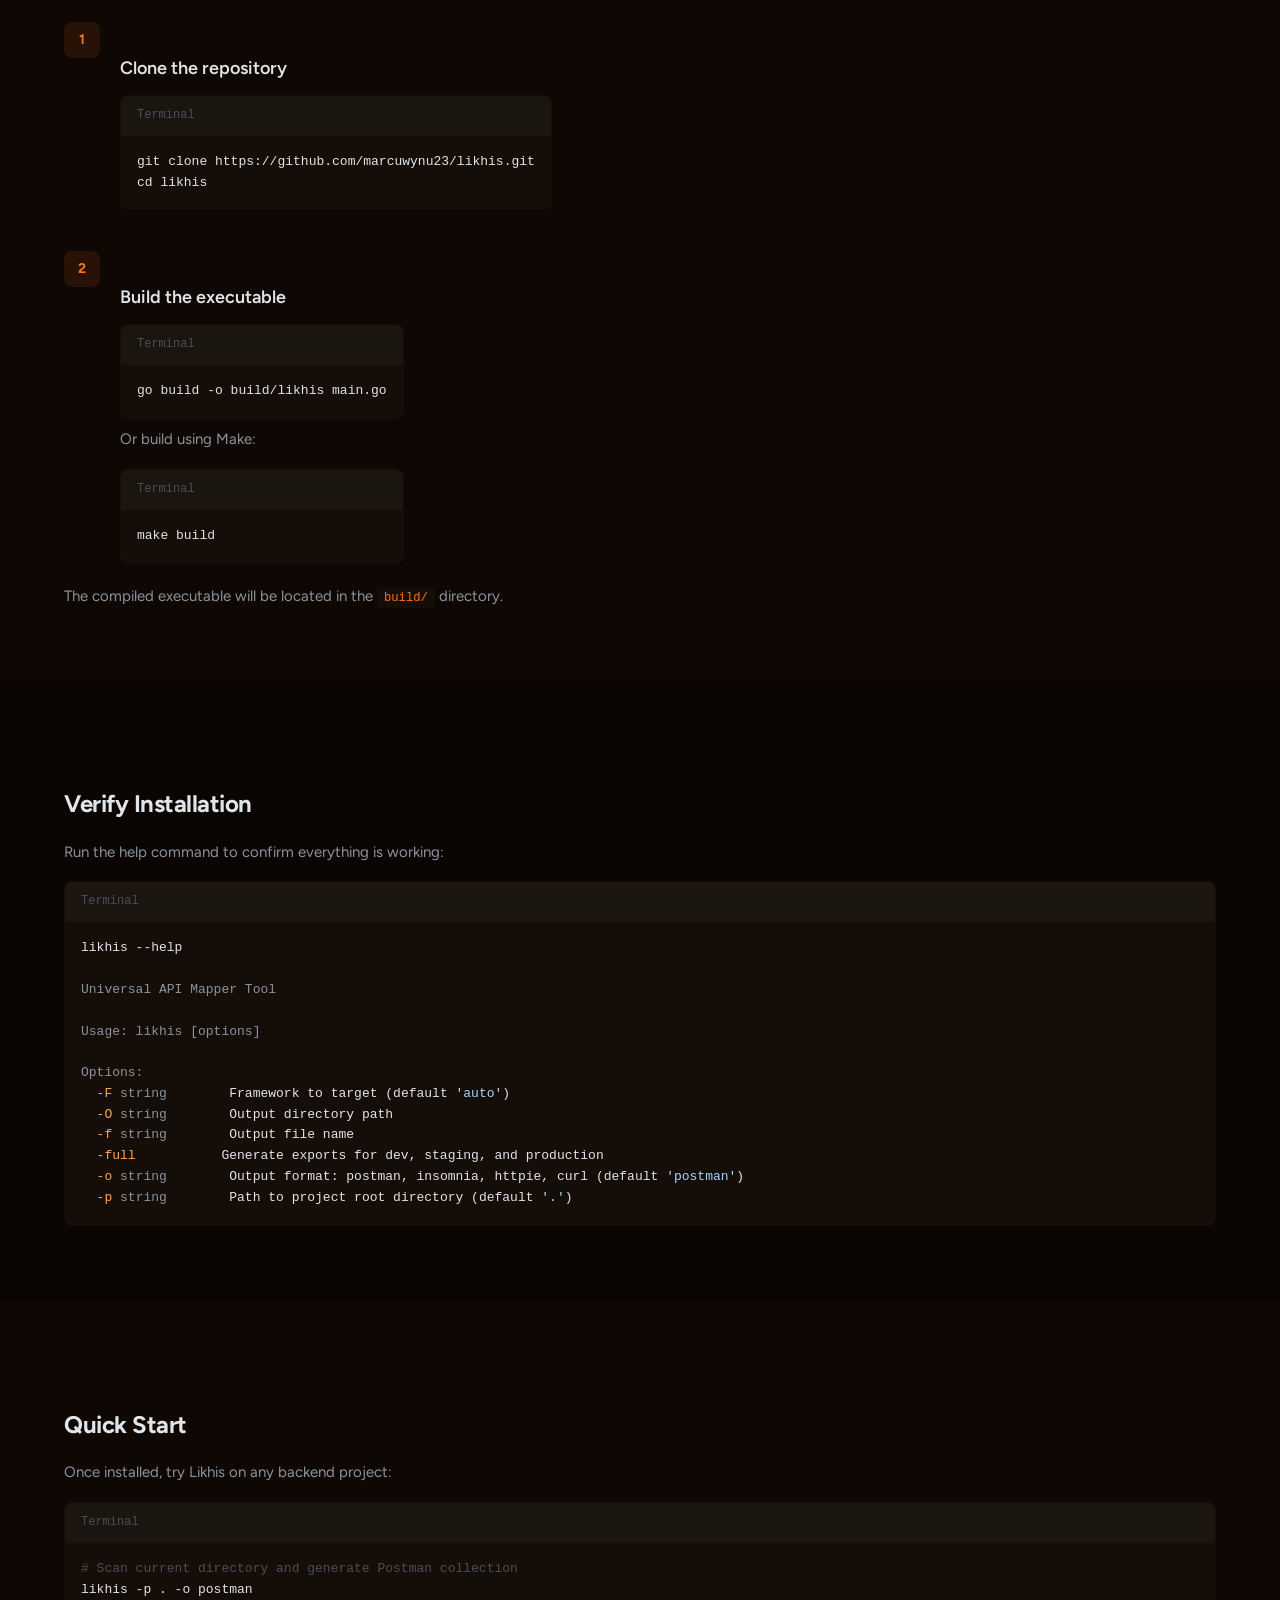
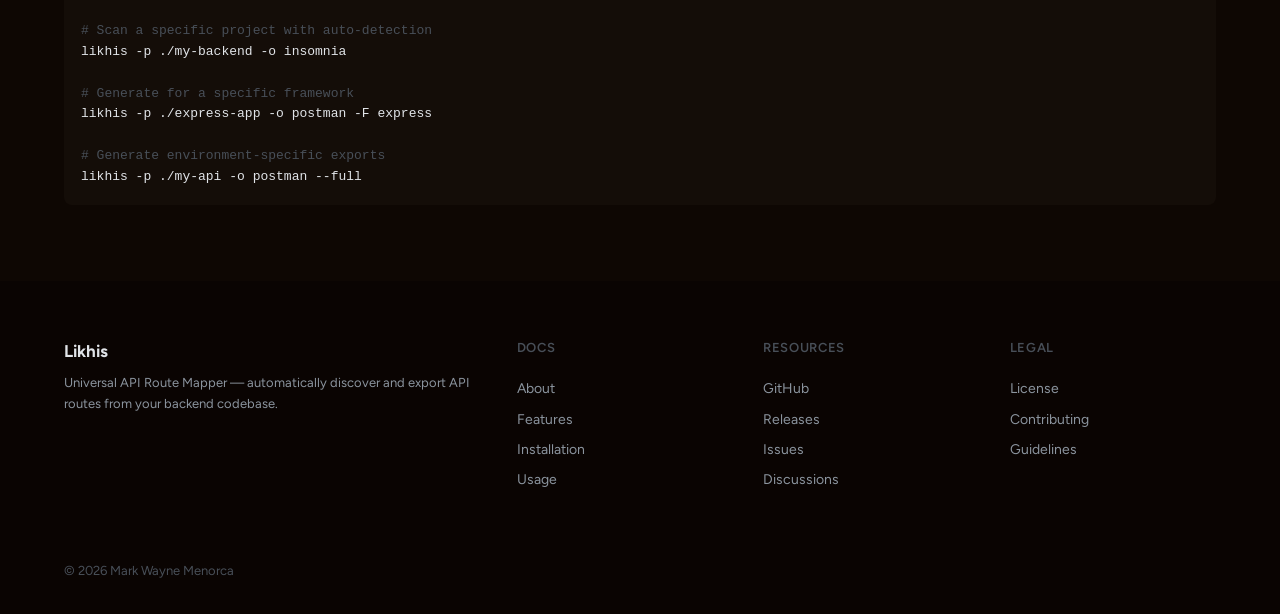
<file: docs/installation.html>
<!DOCTYPE html>
<html lang="en">
<head>
  <meta charset="UTF-8">
  <meta name="viewport" content="width=device-width, initial-scale=1.0">
  <meta name="description" content="Install Likhis — download pre-built binaries, build from source, or use Docker.">
  <title>Installation - Likhis</title>
  <link rel="preconnect" href="https://fonts.googleapis.com">
  <link rel="preconnect" href="https://fonts.gstatic.com" crossorigin>
  <link href="https://fonts.googleapis.com/css2?family=Figtree:wght@400;500;600;700&display=swap" rel="stylesheet">
  <link rel="stylesheet" href="css/style.css">
</head>
<body>

  <!-- Header -->
  <header class="header">
    <div class="container">
      <a href="index.html" class="header-logo">
        Likhis
      </a>
      <span class="header-tagline">Universal API Route Mapper</span>
      <nav class="header-nav" aria-label="Main navigation">
        <a href="index.html">Home</a>
        <a href="about.html">About</a>
        <a href="features.html">Features</a>
        <a href="installation.html" class="active">Install</a>
        <a href="usage.html">Usage</a>
      </nav>
      <button class="hamburger" aria-label="Open navigation menu" onclick="openDrawer()">
        <svg width="24" height="24" viewBox="0 0 24 24" fill="none" stroke="currentColor" stroke-width="2" stroke-linecap="round">
          <line x1="4" y1="6" x2="20" y2="6"/>
          <line x1="4" y1="12" x2="20" y2="12"/>
          <line x1="4" y1="18" x2="20" y2="18"/>
        </svg>
      </button>
    </div>
  </header>

  <!-- Drawer -->
  <div class="drawer-overlay" id="drawerOverlay" onclick="closeDrawer()"></div>
  <div class="drawer" id="drawer">
    <div class="drawer-header">
      <span style="font-weight:600;font-size:1.0625rem;">Likhis</span>
      <button class="drawer-close" aria-label="Close navigation menu" onclick="closeDrawer()">
        <svg width="20" height="20" viewBox="0 0 24 24" fill="none" stroke="currentColor" stroke-width="2" stroke-linecap="round">
          <line x1="18" y1="6" x2="6" y2="18"/>
          <line x1="6" y1="6" x2="18" y2="18"/>
        </svg>
      </button>
    </div>
    <a href="index.html" onclick="closeDrawer()">Home</a>
    <a href="about.html" onclick="closeDrawer()">About</a>
    <a href="features.html" onclick="closeDrawer()">Features</a>
    <a href="installation.html" class="active" onclick="closeDrawer()">Install</a>
    <a href="usage.html" onclick="closeDrawer()">Usage</a>
  </div>

  <!-- Page Header -->
  <div class="page-header">
    <div class="container">
      <h1>Installation</h1>
      <p>Get Likhis up and running on your platform in minutes.</p>
    </div>
  </div>

  <!-- Prerequisites -->
  <section class="content-section">
    <div class="container prose">
      <h2>Prerequisites</h2>
      <ul>
        <li><strong>Go 1.21+</strong> (only required for building from source)</li>
        <li><strong>Windows, macOS, or Linux</strong> — fully cross-platform</li>
        <li>Access to your backend project source code</li>
      </ul>
    </div>
  </section>

  <!-- Method 1: Download Binary -->
  <section class="content-section">
    <div class="container prose">
      <h2>Option 1: Download Pre-Built Binary</h2>
      <p>
        The fastest way to get started. Download the latest release for your platform from the
        <a href="https://github.com/marcuwynu23/likhis/releases">GitHub Releases page</a>.
      </p>

      <div class="code-block">
        <div class="code-block-header">Linux / macOS</div>
        <pre><code><span class="comment"># Download the latest release</span>
curl -LO https://github.com/marcuwynu23/likhis/releases/latest/download/likhis-linux-amd64.tar.gz
tar -xzf likhis-linux-amd64.tar.gz
sudo mv likhis /usr/local/bin/</code></pre>
      </div>

      <div class="code-block">
        <div class="code-block-header">Windows (PowerShell)</div>
        <pre><code><span class="comment"># Download the latest release</span>
Invoke-WebRequest -Uri <span class="string">"https://github.com/marcuwynu23/likhis/releases/latest/download/likhis-windows-amd64.zip"</span> -OutFile likhis.zip
Expand-Archive -Path likhis.zip -DestinationPath likhis
<span class="comment"># Add to PATH or move to a directory in your PATH</span>
move .\likhis\likhis.exe C:\Bin\</code></pre>
      </div>

      <p>After downloading, verify the installation:</p>

      <div class="code-block">
        <div class="code-block-header">Terminal</div>
        <pre><code>likhis --help</code></pre>
      </div>
    </div>
  </section>

  <!-- Method 2: Build from Source -->
  <section class="content-section">
    <div class="container prose">
      <h2>Option 2: Build from Source</h2>
      <p>
        If you have Go 1.21+ installed, you can clone the repository and build the binary yourself.
      </p>

      <div class="steps">
        <div class="step">
          <div class="step-num"></div>
          <div class="step-body">
            <h3>Clone the repository</h3>
            <div class="code-block" style="margin:8px 0 0;">
              <div class="code-block-header">Terminal</div>
              <pre><code>git clone https://github.com/marcuwynu23/likhis.git
cd likhis</code></pre>
            </div>
          </div>
        </div>
        <div class="step">
          <div class="step-num"></div>
          <div class="step-body">
            <h3>Build the executable</h3>
            <div class="code-block" style="margin:8px 0 0;">
              <div class="code-block-header">Terminal</div>
              <pre><code>go build -o build/likhis main.go</code></pre>
            </div>
            <p style="margin-top:8px;">Or build using Make:</p>
            <div class="code-block" style="margin:8px 0 0;">
              <div class="code-block-header">Terminal</div>
              <pre><code>make build</code></pre>
            </div>
          </div>
        </div>
      </div>

      <p>The compiled executable will be located in the <code class="inline-code">build/</code> directory.</p>
    </div>
  </section>

  <!-- Verify -->
  <section class="content-section">
    <div class="container prose">
      <h2>Verify Installation</h2>
      <p>Run the help command to confirm everything is working:</p>

      <div class="code-block">
        <div class="code-block-header">Terminal</div>
        <pre><code>likhis --help

<span class="dim">Universal API Mapper Tool

Usage: likhis [options]

Options:</span>
  <span class="var">-F</span> <span class="dim">string</span>        Framework to target (default <span class="string">'auto'</span>)
  <span class="var">-O</span> <span class="dim">string</span>        Output directory path
  <span class="var">-f</span> <span class="dim">string</span>        Output file name
  <span class="var">-full</span>           Generate exports for dev, staging, and production
  <span class="var">-o</span> <span class="dim">string</span>        Output format: postman, insomnia, httpie, curl (default <span class="string">'postman'</span>)
  <span class="var">-p</span> <span class="dim">string</span>        Path to project root directory (default <span class="string">'.'</span>)</code></pre>
      </div>
    </div>
  </section>

  <!-- Quick Start -->
  <section class="content-section">
    <div class="container prose">
      <h2>Quick Start</h2>
      <p>Once installed, try Likhis on any backend project:</p>

      <div class="code-block">
        <div class="code-block-header">Terminal</div>
        <pre><code><span class="comment"># Scan current directory and generate Postman collection</span>
likhis -p . -o postman

<span class="comment"># Scan a specific project with auto-detection</span>
likhis -p ./my-backend -o insomnia

<span class="comment"># Generate for a specific framework</span>
likhis -p ./express-app -o postman -F express

<span class="comment"># Generate environment-specific exports</span>
likhis -p ./my-api -o postman --full</code></pre>
      </div>
    </div>
  </section>

  <!-- Footer -->
  <footer class="footer">
    <div class="container">
      <div class="footer-grid">
        <div class="footer-brand">
          <h3>Likhis</h3>
          <p>Universal API Route Mapper — automatically discover and export API routes from your backend codebase.</p>
        </div>
        <div class="footer-col">
          <h4>Docs</h4>
          <a href="about.html">About</a>
          <a href="features.html">Features</a>
          <a href="installation.html">Installation</a>
          <a href="usage.html">Usage</a>
        </div>
        <div class="footer-col">
          <h4>Resources</h4>
          <a href="https://github.com/marcuwynu23/likhis">GitHub</a>
          <a href="https://github.com/marcuwynu23/likhis/releases">Releases</a>
          <a href="https://github.com/marcuwynu23/likhis/issues">Issues</a>
          <a href="https://github.com/marcuwynu23/likhis/discussions">Discussions</a>
        </div>
        <div class="footer-col">
          <h4>Legal</h4>
          <a href="https://github.com/marcuwynu23/likhis/blob/main/LICENSE">License</a>
          <a href="CONTRIBUTING.md">Contributing</a>
          <a href="GUIDELINES.md">Guidelines</a>
        </div>
      </div>
      <div class="footer-bottom">
        <span>&copy; 2026 Mark Wayne Menorca</span>

      </div>
    </div>
  </footer>

  <script>
    function openDrawer() {
      document.getElementById('drawer').classList.add('open');
      document.getElementById('drawerOverlay').classList.add('open');
      document.body.classList.add('drawer-open');
    }
    function closeDrawer() {
      document.getElementById('drawer').classList.remove('open');
      document.getElementById('drawerOverlay').classList.remove('open');
      document.body.classList.remove('drawer-open');
    }
  </script>

</body>
</html>
</file>
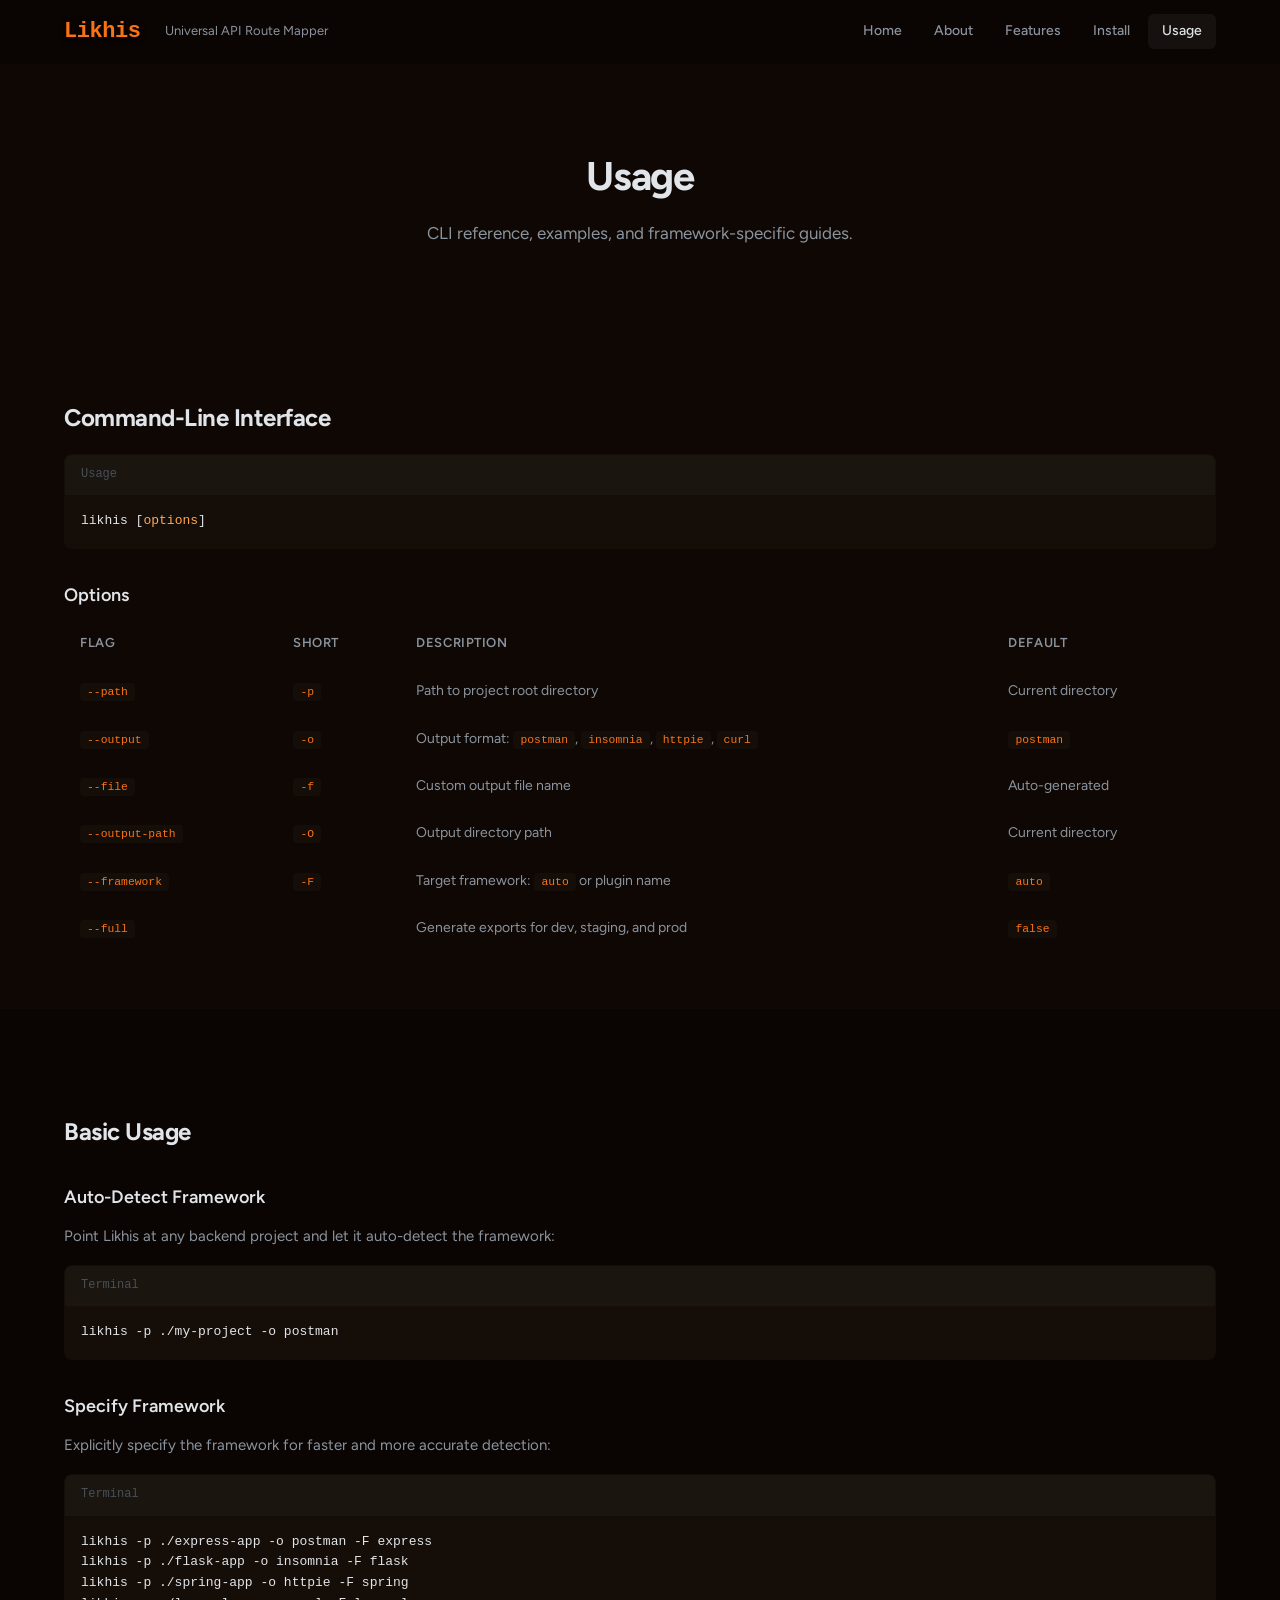
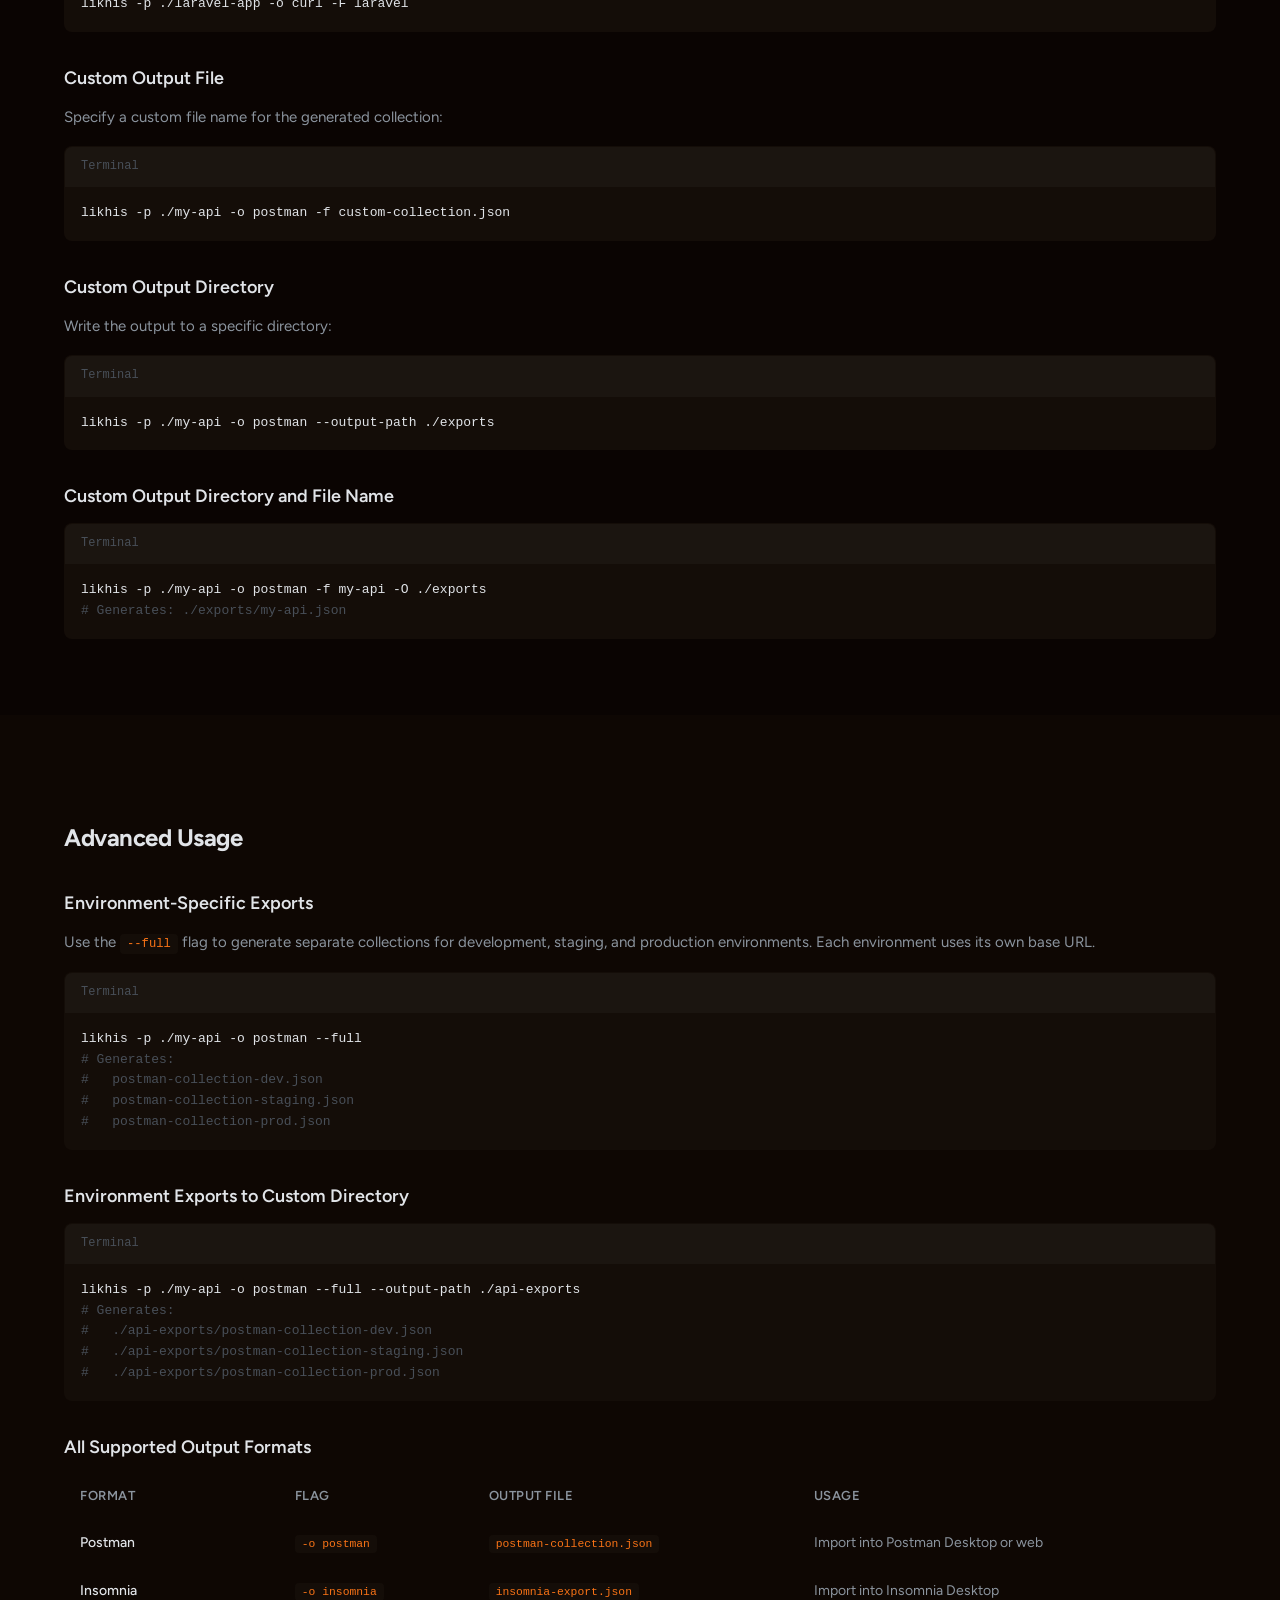
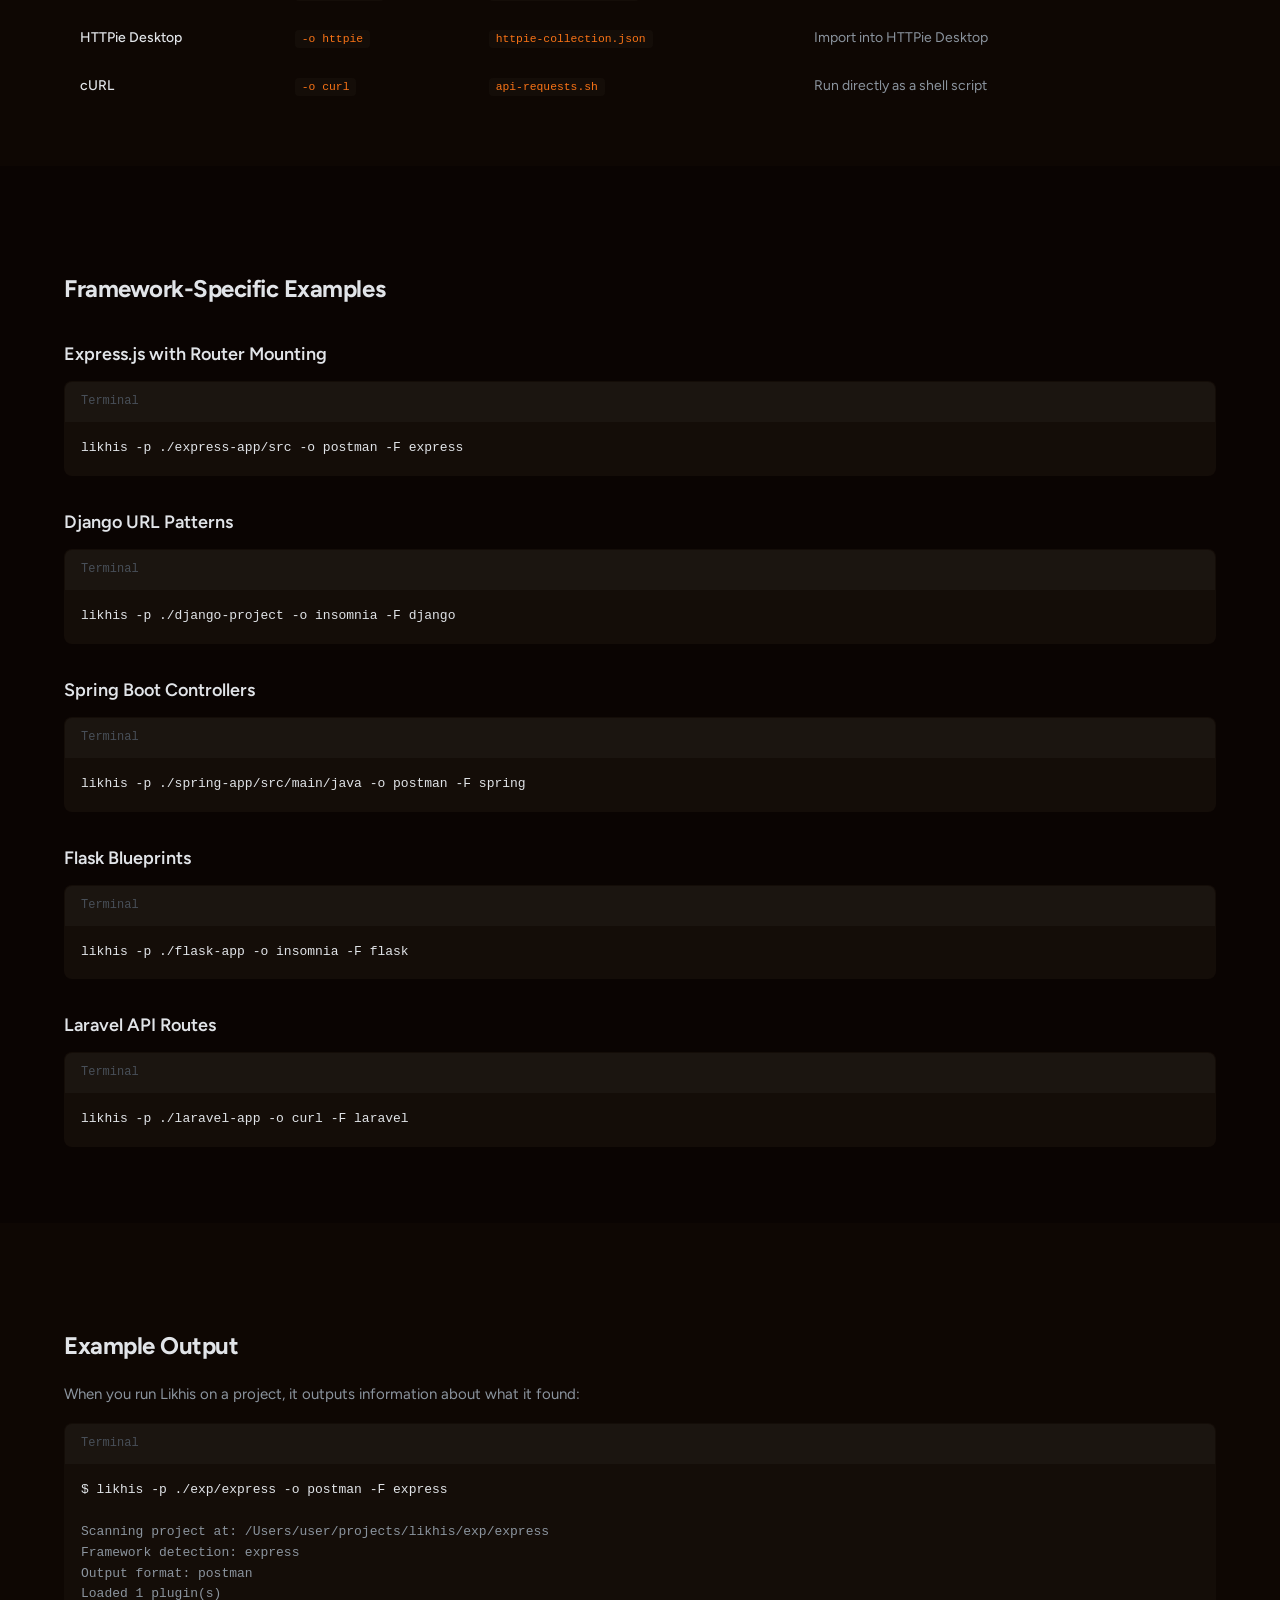
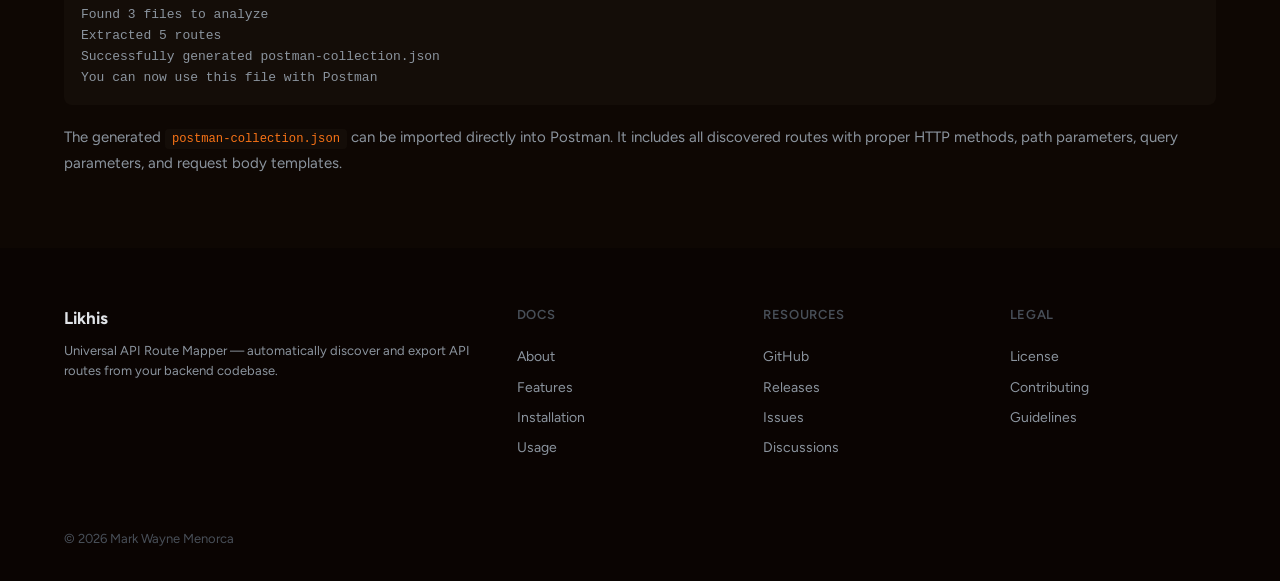
<file: docs/usage.html>
<!DOCTYPE html>
<html lang="en">
<head>
  <meta charset="UTF-8">
  <meta name="viewport" content="width=device-width, initial-scale=1.0">
  <meta name="description" content="Learn how to use Likhis — CLI flags, examples, and framework-specific usage.">
  <title>Usage - Likhis</title>
  <link rel="preconnect" href="https://fonts.googleapis.com">
  <link rel="preconnect" href="https://fonts.gstatic.com" crossorigin>
  <link href="https://fonts.googleapis.com/css2?family=Figtree:wght@400;500;600;700&display=swap" rel="stylesheet">
  <link rel="stylesheet" href="css/style.css">
</head>
<body>

  <!-- Header -->
  <header class="header">
    <div class="container">
      <a href="index.html" class="header-logo">
        Likhis
      </a>
      <span class="header-tagline">Universal API Route Mapper</span>
      <nav class="header-nav" aria-label="Main navigation">
        <a href="index.html">Home</a>
        <a href="about.html">About</a>
        <a href="features.html">Features</a>
        <a href="installation.html">Install</a>
        <a href="usage.html" class="active">Usage</a>
      </nav>
      <button class="hamburger" aria-label="Open navigation menu" onclick="openDrawer()">
        <svg width="24" height="24" viewBox="0 0 24 24" fill="none" stroke="currentColor" stroke-width="2" stroke-linecap="round">
          <line x1="4" y1="6" x2="20" y2="6"/>
          <line x1="4" y1="12" x2="20" y2="12"/>
          <line x1="4" y1="18" x2="20" y2="18"/>
        </svg>
      </button>
    </div>
  </header>

  <!-- Drawer -->
  <div class="drawer-overlay" id="drawerOverlay" onclick="closeDrawer()"></div>
  <div class="drawer" id="drawer">
    <div class="drawer-header">
      <span style="font-weight:600;font-size:1.0625rem;">Likhis</span>
      <button class="drawer-close" aria-label="Close navigation menu" onclick="closeDrawer()">
        <svg width="20" height="20" viewBox="0 0 24 24" fill="none" stroke="currentColor" stroke-width="2" stroke-linecap="round">
          <line x1="18" y1="6" x2="6" y2="18"/>
          <line x1="6" y1="6" x2="18" y2="18"/>
        </svg>
      </button>
    </div>
    <a href="index.html" onclick="closeDrawer()">Home</a>
    <a href="about.html" onclick="closeDrawer()">About</a>
    <a href="features.html" onclick="closeDrawer()">Features</a>
    <a href="installation.html" onclick="closeDrawer()">Install</a>
    <a href="usage.html" class="active" onclick="closeDrawer()">Usage</a>
  </div>

  <!-- Page Header -->
  <div class="page-header">
    <div class="container">
      <h1>Usage</h1>
      <p>CLI reference, examples, and framework-specific guides.</p>
    </div>
  </div>

  <!-- CLI Reference -->
  <section class="content-section">
    <div class="container prose">
      <h2>Command-Line Interface</h2>
      <div class="code-block">
        <div class="code-block-header">Usage</div>
        <pre><code>likhis [<span class="var">options</span>]</code></pre>
      </div>

      <h3>Options</h3>
      <div class="table-wrap">
        <table>
          <thead>
            <tr>
              <th>Flag</th>
              <th>Short</th>
              <th>Description</th>
              <th>Default</th>
            </tr>
          </thead>
          <tbody>
            <tr>
              <td><code class="inline-code">--path</code></td>
              <td><code class="inline-code">-p</code></td>
              <td>Path to project root directory</td>
              <td>Current directory</td>
            </tr>
            <tr>
              <td><code class="inline-code">--output</code></td>
              <td><code class="inline-code">-o</code></td>
              <td>Output format: <code class="inline-code">postman</code>, <code class="inline-code">insomnia</code>, <code class="inline-code">httpie</code>, <code class="inline-code">curl</code></td>
              <td><code class="inline-code">postman</code></td>
            </tr>
            <tr>
              <td><code class="inline-code">--file</code></td>
              <td><code class="inline-code">-f</code></td>
              <td>Custom output file name</td>
              <td>Auto-generated</td>
            </tr>
            <tr>
              <td><code class="inline-code">--output-path</code></td>
              <td><code class="inline-code">-O</code></td>
              <td>Output directory path</td>
              <td>Current directory</td>
            </tr>
            <tr>
              <td><code class="inline-code">--framework</code></td>
              <td><code class="inline-code">-F</code></td>
              <td>Target framework: <code class="inline-code">auto</code> or plugin name</td>
              <td><code class="inline-code">auto</code></td>
            </tr>
            <tr>
              <td><code class="inline-code">--full</code></td>
              <td></td>
              <td>Generate exports for dev, staging, and prod</td>
              <td><code class="inline-code">false</code></td>
            </tr>
          </tbody>
        </table>
      </div>
    </div>
  </section>

  <!-- Basic Examples -->
  <section class="content-section">
    <div class="container prose">
      <h2>Basic Usage</h2>

      <h3>Auto-Detect Framework</h3>
      <p>Point Likhis at any backend project and let it auto-detect the framework:</p>
      <div class="code-block">
        <div class="code-block-header">Terminal</div>
        <pre><code>likhis -p ./my-project -o postman</code></pre>
      </div>

      <h3>Specify Framework</h3>
      <p>Explicitly specify the framework for faster and more accurate detection:</p>
      <div class="code-block">
        <div class="code-block-header">Terminal</div>
        <pre><code>likhis -p ./express-app -o postman -F express
likhis -p ./flask-app -o insomnia -F flask
likhis -p ./spring-app -o httpie -F spring
likhis -p ./laravel-app -o curl -F laravel</code></pre>
      </div>

      <h3>Custom Output File</h3>
      <p>Specify a custom file name for the generated collection:</p>
      <div class="code-block">
        <div class="code-block-header">Terminal</div>
        <pre><code>likhis -p ./my-api -o postman -f custom-collection.json</code></pre>
      </div>

      <h3>Custom Output Directory</h3>
      <p>Write the output to a specific directory:</p>
      <div class="code-block">
        <div class="code-block-header">Terminal</div>
        <pre><code>likhis -p ./my-api -o postman --output-path ./exports</code></pre>
      </div>

      <h3>Custom Output Directory and File Name</h3>
      <div class="code-block">
        <div class="code-block-header">Terminal</div>
        <pre><code>likhis -p ./my-api -o postman -f my-api -O ./exports
<span class="comment"># Generates: ./exports/my-api.json</span></code></pre>
      </div>
    </div>
  </section>

  <!-- Advanced Usage -->
  <section class="content-section">
    <div class="container prose">
      <h2>Advanced Usage</h2>

      <h3>Environment-Specific Exports</h3>
      <p>
        Use the <code class="inline-code">--full</code> flag to generate separate collections for development, staging, and production environments. Each environment uses its own base URL.
      </p>
      <div class="code-block">
        <div class="code-block-header">Terminal</div>
        <pre><code>likhis -p ./my-api -o postman --full
<span class="comment"># Generates:</span>
<span class="comment">#   postman-collection-dev.json</span>
<span class="comment">#   postman-collection-staging.json</span>
<span class="comment">#   postman-collection-prod.json</span></code></pre>
      </div>

      <h3>Environment Exports to Custom Directory</h3>
      <div class="code-block">
        <div class="code-block-header">Terminal</div>
        <pre><code>likhis -p ./my-api -o postman --full --output-path ./api-exports
<span class="comment"># Generates:</span>
<span class="comment">#   ./api-exports/postman-collection-dev.json</span>
<span class="comment">#   ./api-exports/postman-collection-staging.json</span>
<span class="comment">#   ./api-exports/postman-collection-prod.json</span></code></pre>
      </div>

      <h3>All Supported Output Formats</h3>
      <div class="table-wrap">
        <table>
          <thead>
            <tr>
              <th>Format</th>
              <th>Flag</th>
              <th>Output File</th>
              <th>Usage</th>
            </tr>
          </thead>
          <tbody>
            <tr>
              <td>Postman</td>
              <td><code class="inline-code">-o postman</code></td>
              <td><code class="inline-code">postman-collection.json</code></td>
              <td>Import into Postman Desktop or web</td>
            </tr>
            <tr>
              <td>Insomnia</td>
              <td><code class="inline-code">-o insomnia</code></td>
              <td><code class="inline-code">insomnia-export.json</code></td>
              <td>Import into Insomnia Desktop</td>
            </tr>
            <tr>
              <td>HTTPie Desktop</td>
              <td><code class="inline-code">-o httpie</code></td>
              <td><code class="inline-code">httpie-collection.json</code></td>
              <td>Import into HTTPie Desktop</td>
            </tr>
            <tr>
              <td>cURL</td>
              <td><code class="inline-code">-o curl</code></td>
              <td><code class="inline-code">api-requests.sh</code></td>
              <td>Run directly as a shell script</td>
            </tr>
          </tbody>
        </table>
      </div>
    </div>
  </section>

  <!-- Framework-Specific -->
  <section class="content-section">
    <div class="container prose">
      <h2>Framework-Specific Examples</h2>

      <h3>Express.js with Router Mounting</h3>
      <div class="code-block">
        <div class="code-block-header">Terminal</div>
        <pre><code>likhis -p ./express-app/src -o postman -F express</code></pre>
      </div>

      <h3>Django URL Patterns</h3>
      <div class="code-block">
        <div class="code-block-header">Terminal</div>
        <pre><code>likhis -p ./django-project -o insomnia -F django</code></pre>
      </div>

      <h3>Spring Boot Controllers</h3>
      <div class="code-block">
        <div class="code-block-header">Terminal</div>
        <pre><code>likhis -p ./spring-app/src/main/java -o postman -F spring</code></pre>
      </div>

      <h3>Flask Blueprints</h3>
      <div class="code-block">
        <div class="code-block-header">Terminal</div>
        <pre><code>likhis -p ./flask-app -o insomnia -F flask</code></pre>
      </div>

      <h3>Laravel API Routes</h3>
      <div class="code-block">
        <div class="code-block-header">Terminal</div>
        <pre><code>likhis -p ./laravel-app -o curl -F laravel</code></pre>
      </div>
    </div>
  </section>

  <!-- Example Output -->
  <section class="content-section">
    <div class="container prose">
      <h2>Example Output</h2>
      <p>When you run Likhis on a project, it outputs information about what it found:</p>
      <div class="code-block">
        <div class="code-block-header">Terminal</div>
        <pre><code>$ likhis -p ./exp/express -o postman -F express

<span class="dim">Scanning project at: /Users/user/projects/likhis/exp/express
Framework detection: express
Output format: postman
Loaded 1 plugin(s)
Found 3 files to analyze
Extracted 5 routes
Successfully generated postman-collection.json
You can now use this file with Postman</span></code></pre>
      </div>
      <p>
        The generated <code class="inline-code">postman-collection.json</code> can be imported directly into Postman. It includes all discovered routes with proper HTTP methods, path parameters, query parameters, and request body templates.
      </p>
    </div>
  </section>

  <!-- Footer -->
  <footer class="footer">
    <div class="container">
      <div class="footer-grid">
        <div class="footer-brand">
          <h3>Likhis</h3>
          <p>Universal API Route Mapper — automatically discover and export API routes from your backend codebase.</p>
        </div>
        <div class="footer-col">
          <h4>Docs</h4>
          <a href="about.html">About</a>
          <a href="features.html">Features</a>
          <a href="installation.html">Installation</a>
          <a href="usage.html">Usage</a>
        </div>
        <div class="footer-col">
          <h4>Resources</h4>
          <a href="https://github.com/marcuwynu23/likhis">GitHub</a>
          <a href="https://github.com/marcuwynu23/likhis/releases">Releases</a>
          <a href="https://github.com/marcuwynu23/likhis/issues">Issues</a>
          <a href="https://github.com/marcuwynu23/likhis/discussions">Discussions</a>
        </div>
        <div class="footer-col">
          <h4>Legal</h4>
          <a href="https://github.com/marcuwynu23/likhis/blob/main/LICENSE">License</a>
          <a href="CONTRIBUTING.md">Contributing</a>
          <a href="GUIDELINES.md">Guidelines</a>
        </div>
      </div>
      <div class="footer-bottom">
        <span>&copy; 2026 Mark Wayne Menorca</span>

      </div>
    </div>
  </footer>

  <script>
    function openDrawer() {
      document.getElementById('drawer').classList.add('open');
      document.getElementById('drawerOverlay').classList.add('open');
      document.body.classList.add('drawer-open');
    }
    function closeDrawer() {
      document.getElementById('drawer').classList.remove('open');
      document.getElementById('drawerOverlay').classList.remove('open');
      document.body.classList.remove('drawer-open');
    }
  </script>

</body>
</html>
</file>
<file: docs/css/style.css>
/* ===== Reset & Base ===== */
*,
*::before,
*::after {
  margin: 0;
  padding: 0;
  box-sizing: border-box;
}

:root {
  --bg-primary: #0e0703;
  --bg-secondary: #0a0402;
  --bg-tertiary: #140d08;
  --border: transparent;
  --text-primary: #e1e4e8;
  --text-secondary: #8b949e;
  --text-tertiary: #484f58;
  --accent: #f97316;
  --accent-hover: #ea580c;
  --font-sans: 'Figtree', -apple-system, BlinkMacSystemFont, 'Segoe UI', sans-serif;
  --font-mono: 'SF Mono', 'Fira Code', 'Cascadia Code', 'JetBrains Mono', monospace;
  --container-padding: 64px;
  --section-gap: 56px;
  --header-h: 64px;
}

html {
  font-size: 16px;
  scroll-behavior: smooth;
  -webkit-font-smoothing: antialiased;
  -moz-osx-font-smoothing: grayscale;
}

body {
  font-family: var(--font-sans);
  background: var(--bg-primary);
  color: var(--text-primary);
  line-height: 1.6;
  min-height: 100vh;
}

a {
  color: var(--accent);
  text-decoration: none;
  transition: color 0.2s;
}

a:hover {
  color: var(--accent-hover);
}

img {
  max-width: 100%;
  display: block;
}

pre,
code {
  font-family: var(--font-mono);
}

/* ===== Container ===== */
.container {
  width: 100%;
  max-width: none;
  margin: 0 auto;
  padding: 0 var(--container-padding);
}

@media (min-width: 1600px) {
  .container {
    padding: 0 calc(var(--container-padding) + 32px);
  }
}

/* ===== Header ===== */
.header {
  position: sticky;
  top: 0;
  z-index: 100;
  background: var(--bg-secondary);
  border-bottom: 1px solid var(--border);
  height: var(--header-h);
}

.header .container {
  display: flex;
  align-items: center;
  height: 100%;
  gap: 24px;
}

.header-logo {
  display: flex;
  align-items: center;
  color: var(--accent);
  font-family: Consolas, monospace;
  font-weight: 700;
  font-size: 1.375rem;
  letter-spacing: -0.02em;
  flex-shrink: 0;
  filter: drop-shadow(0 2px 3px rgba(0, 0, 0, 0.6));

}

.header-logo:hover {
  color: var(--text-primary);
}

.header-tagline {
  font-size: 0.8125rem;
  color: var(--text-secondary);
  display: none;
}

@media (min-width: 640px) {
  .header-tagline {
    display: inline;
  }
}

.header-nav {
  display: flex;
  align-items: center;
  gap: 4px;
  margin-left: auto;
}

.header-nav a {
  padding: 6px 14px;
  border-radius: 6px;
  font-size: 0.875rem;
  font-weight: 500;
  color: var(--text-secondary);
  transition: color 0.2s, background 0.2s;
}

.header-nav a:hover,
.header-nav a.active {
  color: var(--text-primary);
  background: rgba(255, 255, 255, 0.05);
}

/* Hamburger */
.hamburger {
  display: none;
  background: none;
  border: none;
  color: var(--text-primary);
  cursor: pointer;
  padding: 8px;
  margin-left: auto;
  border-radius: 6px;
  transition: background 0.2s;
}

.hamburger:hover {
  background: rgba(255, 255, 255, 0.05);
}

.hamburger svg {
  display: block;
}

/* ===== Mobile Drawer ===== */
.drawer-overlay {
  position: fixed;
  inset: 0;
  background: rgba(0, 0, 0, 0.5);
  z-index: 200;
  opacity: 0;
  pointer-events: none;
  transition: opacity 0.25s;
}

.drawer-overlay.open {
  opacity: 1;
  pointer-events: auto;
}

.drawer {
  position: fixed;
  top: 0;
  right: -260px;
  width: 260px;
  height: 100%;
  background: var(--bg-secondary);
  border-left: 1px solid var(--border);
  z-index: 201;
  transition: right 0.25s;
  display: flex;
  flex-direction: column;
  padding: 24px;
  gap: 8px;
}

.drawer.open {
  right: 0;
}

.drawer-header {
  display: flex;
  justify-content: space-between;
  align-items: center;
  margin-bottom: 16px;
}

.drawer-close {
  background: none;
  border: none;
  color: var(--text-primary);
  cursor: pointer;
  padding: 8px;
  border-radius: 6px;
}

.drawer-close:hover {
  background: rgba(255, 255, 255, 0.05);
}

.drawer a {
  display: block;
  padding: 10px 12px;
  border-radius: 6px;
  font-size: 0.9375rem;
  font-weight: 500;
  color: var(--text-secondary);
  transition: color 0.2s, background 0.2s;
}

.drawer a:hover,
.drawer a.active {
  color: var(--text-primary);
  background: rgba(255, 255, 255, 0.05);
}

body.drawer-open {
  overflow: hidden;
}

/* ===== Hero ===== */
.hero {
  min-height: calc(100vh - var(--header-h));
  display: flex;
  align-items: center;
  justify-content: center;
  text-align: center;
  padding: 80px 0;
  position: relative;
  overflow: hidden;
}

.hero-canvas {
  position: absolute;
  inset: 0;
  pointer-events: none;
  z-index: 0;
}

.hero-content {
  position: relative;
  z-index: 1;
}

.hero h1 {
  font-size: 3.25rem;
  font-weight: 700;
  letter-spacing: -0.03em;
  line-height: 1.15;
  margin-bottom: 16px;
}

.hero h1 span {
  color: var(--accent);
}

.hero-subtitle {
  font-size: 1.125rem;
  color: var(--text-secondary);
  margin: 0 auto 36px;
  line-height: 1.7;
}

.hero-actions {
  display: flex;
  gap: 12px;
  justify-content: center;
  flex-wrap: wrap;
}

/* ===== Buttons ===== */
.btn {
  display: inline-flex;
  align-items: center;
  gap: 8px;
  padding: 12px 28px;
  border-radius: 8px;
  font-size: 0.9375rem;
  font-weight: 600;
  font-family: var(--font-sans);
  border: none;
  cursor: pointer;
  transition: background 0.2s, transform 0.15s;
  text-decoration: none;
}

.btn:active {
  transform: scale(0.97);
}

.btn-primary {
  background: var(--accent);
  color: #fff;
}

.btn-primary:hover {
  background: var(--accent-hover);
  color: #fff;
}

.btn-secondary {
  background: rgba(255, 255, 255, 0.06);
  color: var(--text-primary);
  border: 1px solid var(--border);
}

.btn-secondary:hover {
  background: rgba(255, 255, 255, 0.1);
  color: var(--text-primary);
}

/* ===== Sections ===== */
.section {
  padding: var(--section-gap) 0;
}

.section-header {
  text-align: center;
  margin-bottom: 48px;
}

.section-header h2 {
  font-size: 2rem;
  font-weight: 700;
  letter-spacing: -0.02em;
  margin-bottom: 12px;
}

.section-header p {
  color: var(--text-secondary);
  font-size: 1.0625rem;
  margin: 0 auto;
}

.section-divider {
  border: none;
  border-top: 1px solid var(--border);
  margin: 0;
}

/* ===== Feature Grid ===== */
.feature-grid {
  display: grid;
  grid-template-columns: repeat(auto-fill, minmax(300px, 1fr));
  gap: 16px;
}

.feature-card {
  background: var(--bg-tertiary);
  border: 1px solid var(--border);
  border-radius: 8px;
  padding: 28px;
  transition: border-color 0.2s;
}

.feature-card:hover {
  border-color: var(--accent);
}


.feature-card h3 {
  font-size: 1.0625rem;
  font-weight: 600;
  margin-bottom: 8px;
}

.feature-card p {
  font-size: 0.875rem;
  color: var(--text-secondary);
  line-height: 1.65;
}

/* ===== Description List ===== */
.desc-list {
  display: flex;
  flex-direction: column;
}

.desc-list-item {
  display: flex;
  gap: 16px;
  padding: 16px 0;
  border-bottom: 1px solid var(--border);
}

.desc-list-item:last-child {
  border-bottom: none;
}

.desc-list-label {
  font-weight: 600;
  font-size: 0.9375rem;
  min-width: 160px;
  flex-shrink: 0;
  color: var(--text-primary);
}

.desc-list-value {
  font-size: 0.9375rem;
  color: var(--text-secondary);
}

/* ===== Code Block ===== */
.code-block {
  background: var(--bg-tertiary);
  border: 1px solid var(--border);
  border-radius: 8px;
  overflow: hidden;
  margin-bottom: 20px;
}

.code-block-header {
  display: flex;
  align-items: center;
  justify-content: space-between;
  padding: 10px 16px;
  background: rgba(255, 255, 255, 0.03);
  border-bottom: 1px solid var(--border);
  font-size: 0.75rem;
  color: var(--text-tertiary);
  font-family: var(--font-mono);
}

.code-block pre {
  padding: 16px;
  overflow-x: auto;
  font-size: 0.8125rem;
  line-height: 1.6;
  color: var(--text-primary);
}

.code-block code {
  font-size: inherit;
}

/* Syntax highlight classes */
.cmd { color: #e1e4e8; }
.comment { color: #484f58; }
.dim { color: #8b949e; }
.keyword { color: #ff7b72; }
.string { color: #a5d6ff; }
.func { color: #d2a8ff; }
.var { color: #ffa657; }
.num { color: #79c0ff; }

/* ===== Table ===== */
.table-wrap {
  overflow-x: auto;
}

table {
  width: 100%;
  border-collapse: collapse;
  font-size: 0.875rem;
}

thead th {
  text-align: left;
  padding: 12px 16px;
  border-bottom: 2px solid var(--border);
  color: var(--text-secondary);
  font-weight: 600;
  font-size: 0.8125rem;
  text-transform: uppercase;
  letter-spacing: 0.04em;
}

tbody td {
  padding: 12px 16px;
  border-bottom: 1px solid var(--border);
  color: var(--text-secondary);
}

tbody td:first-child {
  color: var(--text-primary);
  font-weight: 500;
}

tbody tr:hover td {
  background: rgba(255, 255, 255, 0.02);
}

/* ===== Inline code ===== */
.inline-code {
  background: var(--bg-tertiary);
  border: 1px solid var(--border);
  border-radius: 4px;
  padding: 2px 6px;
  font-size: 0.8125em;
  color: var(--accent);
  font-family: var(--font-mono);
}

/* ===== Framework badges ===== */
.badge-grid {
  display: flex;
  flex-wrap: wrap;
  gap: 10px;
}

.badge {
  display: inline-flex;
  align-items: center;
  gap: 6px;
  padding: 6px 14px;
  border-radius: 6px;
  font-size: 0.8125rem;
  font-weight: 500;
  background: var(--bg-tertiary);
  border: 1px solid var(--border);
  color: var(--text-primary);
}

.badge-dot {
  width: 8px;
  height: 8px;
  border-radius: 50%;
  flex-shrink: 0;
}

.badge-dot.js { background: #f7df1e; }
.badge-dot.py { background: #3572a5; }
.badge-dot.java { background: #b07219; }
.badge-dot.php { background: #777bb3; }

/* ===== Steps ===== */
.steps {
  counter-reset: step;
}

.step {
  display: flex;
  gap: 20px;
  padding: 20px 0;
  border-bottom: 1px solid var(--border);
}

.step:last-child {
  border-bottom: none;
}

.step-num {
  counter-increment: step;
  width: 36px;
  height: 36px;
  border-radius: 8px;
  background: rgba(249, 115, 22, 0.1);
  color: var(--accent);
  display: flex;
  align-items: center;
  justify-content: center;
  font-weight: 700;
  font-size: 0.875rem;
  flex-shrink: 0;
}

.step-num::before {
  content: counter(step);
}

.step-body h3 {
  font-size: 1rem;
  font-weight: 600;
  margin-bottom: 4px;
}

.step-body p {
  font-size: 0.875rem;
  color: var(--text-secondary);
}

/* ===== Page header ===== */
.page-header {
  padding: 80px 0 48px;
  text-align: center;
}

.page-header h1 {
  font-size: 2.5rem;
  font-weight: 700;
  letter-spacing: -0.03em;
  margin-bottom: 12px;
}

.page-header p {
  font-size: 1.0625rem;
  color: var(--text-secondary);
  margin: 0 auto;
}

/* ===== Prose ===== */

.prose h2 {
  font-size: 1.5rem;
  font-weight: 700;
  margin-top: 48px;
  margin-bottom: 16px;
  letter-spacing: -0.02em;
}

.prose h3 {
  font-size: 1.125rem;
  font-weight: 600;
  margin-top: 32px;
  margin-bottom: 12px;
}

.prose p {
  font-size: 0.9375rem;
  color: var(--text-secondary);
  margin-bottom: 16px;
  line-height: 1.7;
}

.prose ul,
.prose ol {
  font-size: 0.9375rem;
  color: var(--text-secondary);
  margin-bottom: 16px;
  padding-left: 24px;
  line-height: 1.7;
}

.prose li {
  margin-bottom: 6px;
}

.prose strong {
  color: var(--text-primary);
}

/* ===== Content section (alternating bg) ===== */
.content-section {
  padding: 56px 0;
}

.content-section:nth-child(even) {
  background: var(--bg-secondary);
}

/* ===== Footer ===== */
.footer {
  background: var(--bg-secondary);
  border-top: 1px solid var(--border);
  padding: 56px 0 32px;
}

.footer-grid {
  display: grid;
  grid-template-columns: 2fr 1fr 1fr 1fr;
  gap: 40px;
  margin-bottom: 40px;
}

.footer-brand h3 {
  font-size: 1.0625rem;
  font-weight: 700;
  margin-bottom: 8px;
}

.footer-brand p {
  font-size: 0.8125rem;
  color: var(--text-secondary);
  line-height: 1.6;
}

.footer-col h4 {
  font-size: 0.8125rem;
  font-weight: 600;
  color: var(--text-tertiary);
  text-transform: uppercase;
  letter-spacing: 0.05em;
  margin-bottom: 16px;
}

.footer-col a {
  display: block;
  font-size: 0.875rem;
  color: var(--text-secondary);
  padding: 4px 0;
  transition: color 0.2s;
}

.footer-col a:hover {
  color: var(--text-primary);
}

.footer-bottom {
  border-top: 1px solid var(--border);
  padding-top: 24px;
  display: flex;
  justify-content: space-between;
  align-items: center;
  flex-wrap: wrap;
  gap: 12px;
  font-size: 0.8125rem;
  color: var(--text-tertiary);
}

/* ===== Responsive ===== */
@media (max-width: 900px) {
  .hero h1 {
    font-size: 2.5rem;
  }
}

@media (max-width: 768px) {
  :root {
    --container-padding: 24px;
    --section-gap: 48px;
    --header-h: 56px;
  }

  .header-nav {
    display: none;
  }

  .hamburger {
    display: block;
  }

  .hero h1 {
    font-size: 2rem;
  }

  .hero-subtitle {
    font-size: 1rem;
  }

  .page-header h1 {
    font-size: 2rem;
  }

  .feature-grid {
    grid-template-columns: 1fr;
  }

  .desc-list-item {
    flex-direction: column;
    gap: 4px;
  }

  .desc-list-label {
    min-width: auto;
  }

  .footer-grid {
    grid-template-columns: 1fr 1fr;
    gap: 32px;
  }

  .code-block pre {
    font-size: 0.75rem;
  }

  table {
    font-size: 0.8125rem;
  }

  thead th,
  tbody td {
    padding: 10px 12px;
  }
}

@media (max-width: 600px) {
  .hero-actions {
    flex-direction: column;
    align-items: center;
  }

  .hero-actions .btn {
    width: 100%;
    max-width: 280px;
    justify-content: center;
  }
}

@media (max-width: 480px) {
  :root {
    --container-padding: 16px;
    --section-gap: 40px;
  }

  .hero h1 {
    font-size: 1.75rem;
  }

  .page-header h1 {
    font-size: 1.625rem;
  }

  .section-header h2 {
    font-size: 1.5rem;
  }

  .footer-grid {
    grid-template-columns: 1fr;
    gap: 28px;
  }

  .footer-bottom {
    flex-direction: column;
    text-align: center;
  }
}
</file>
